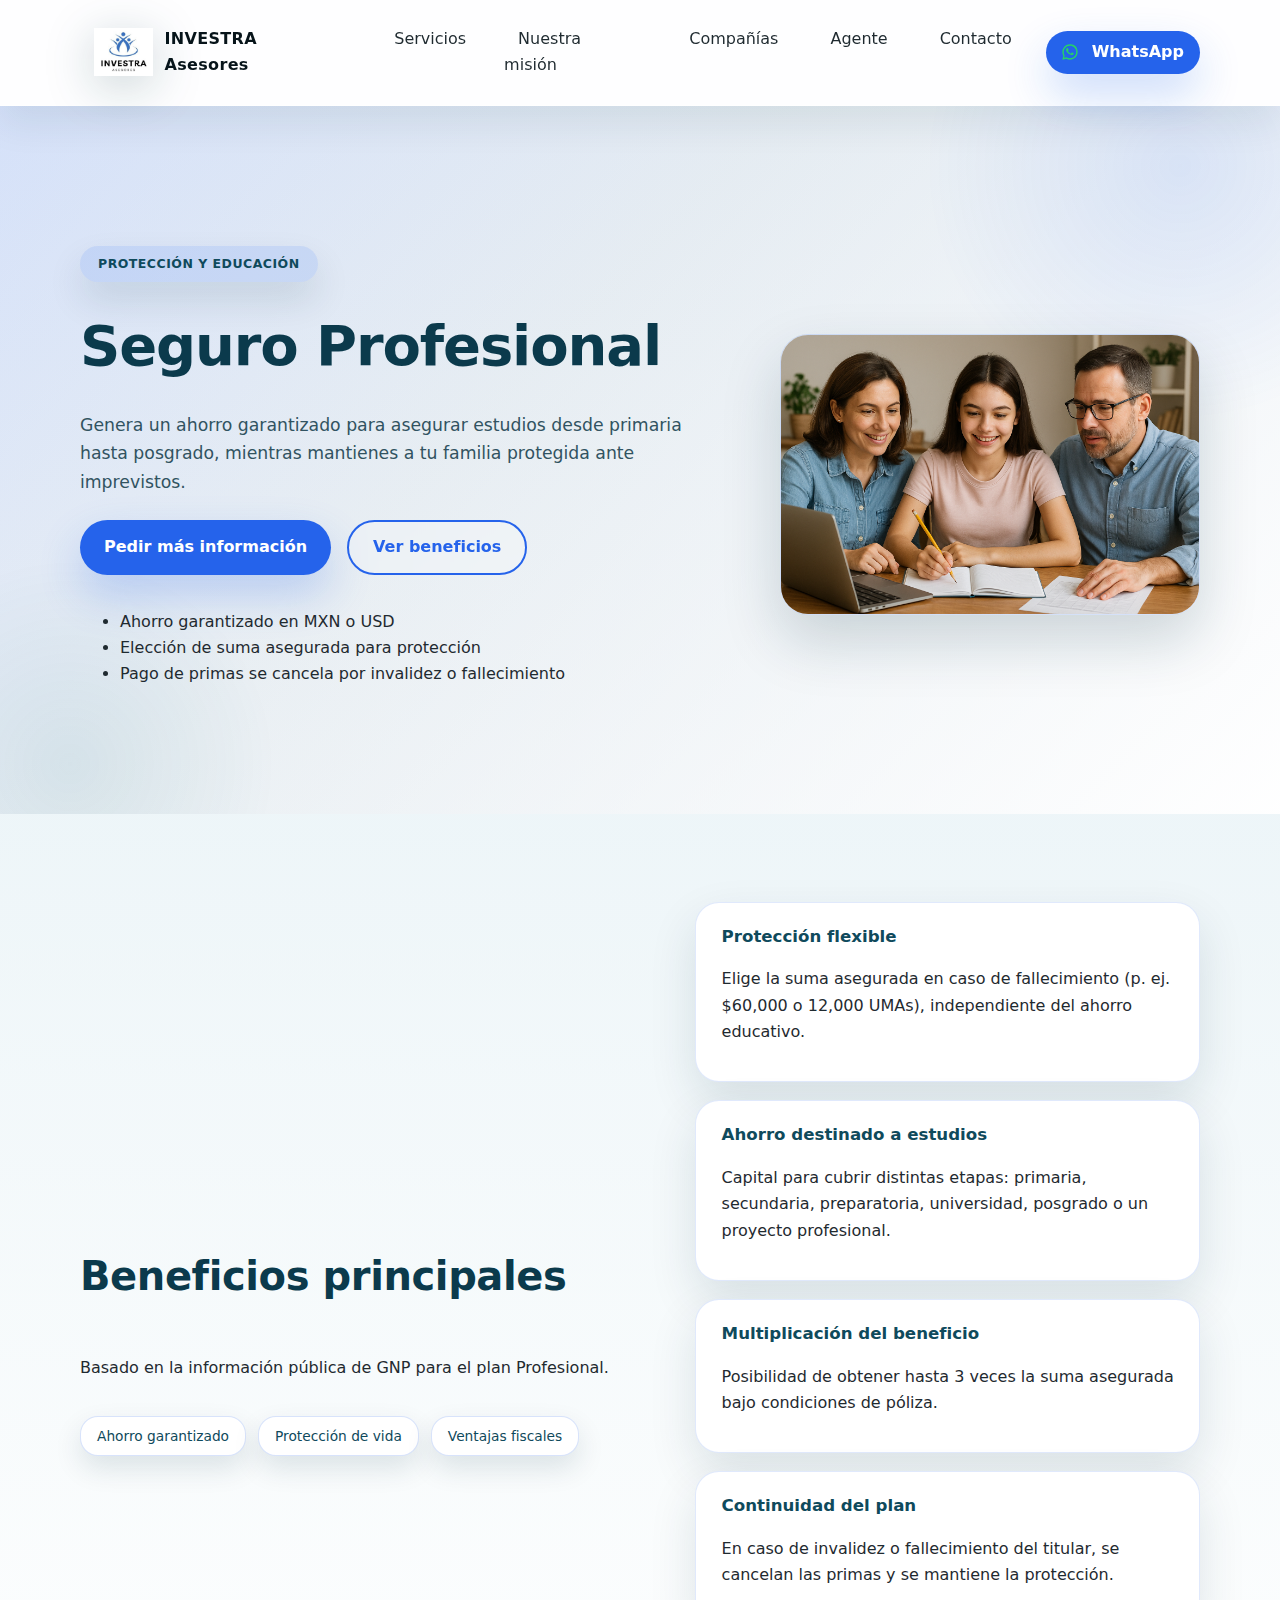
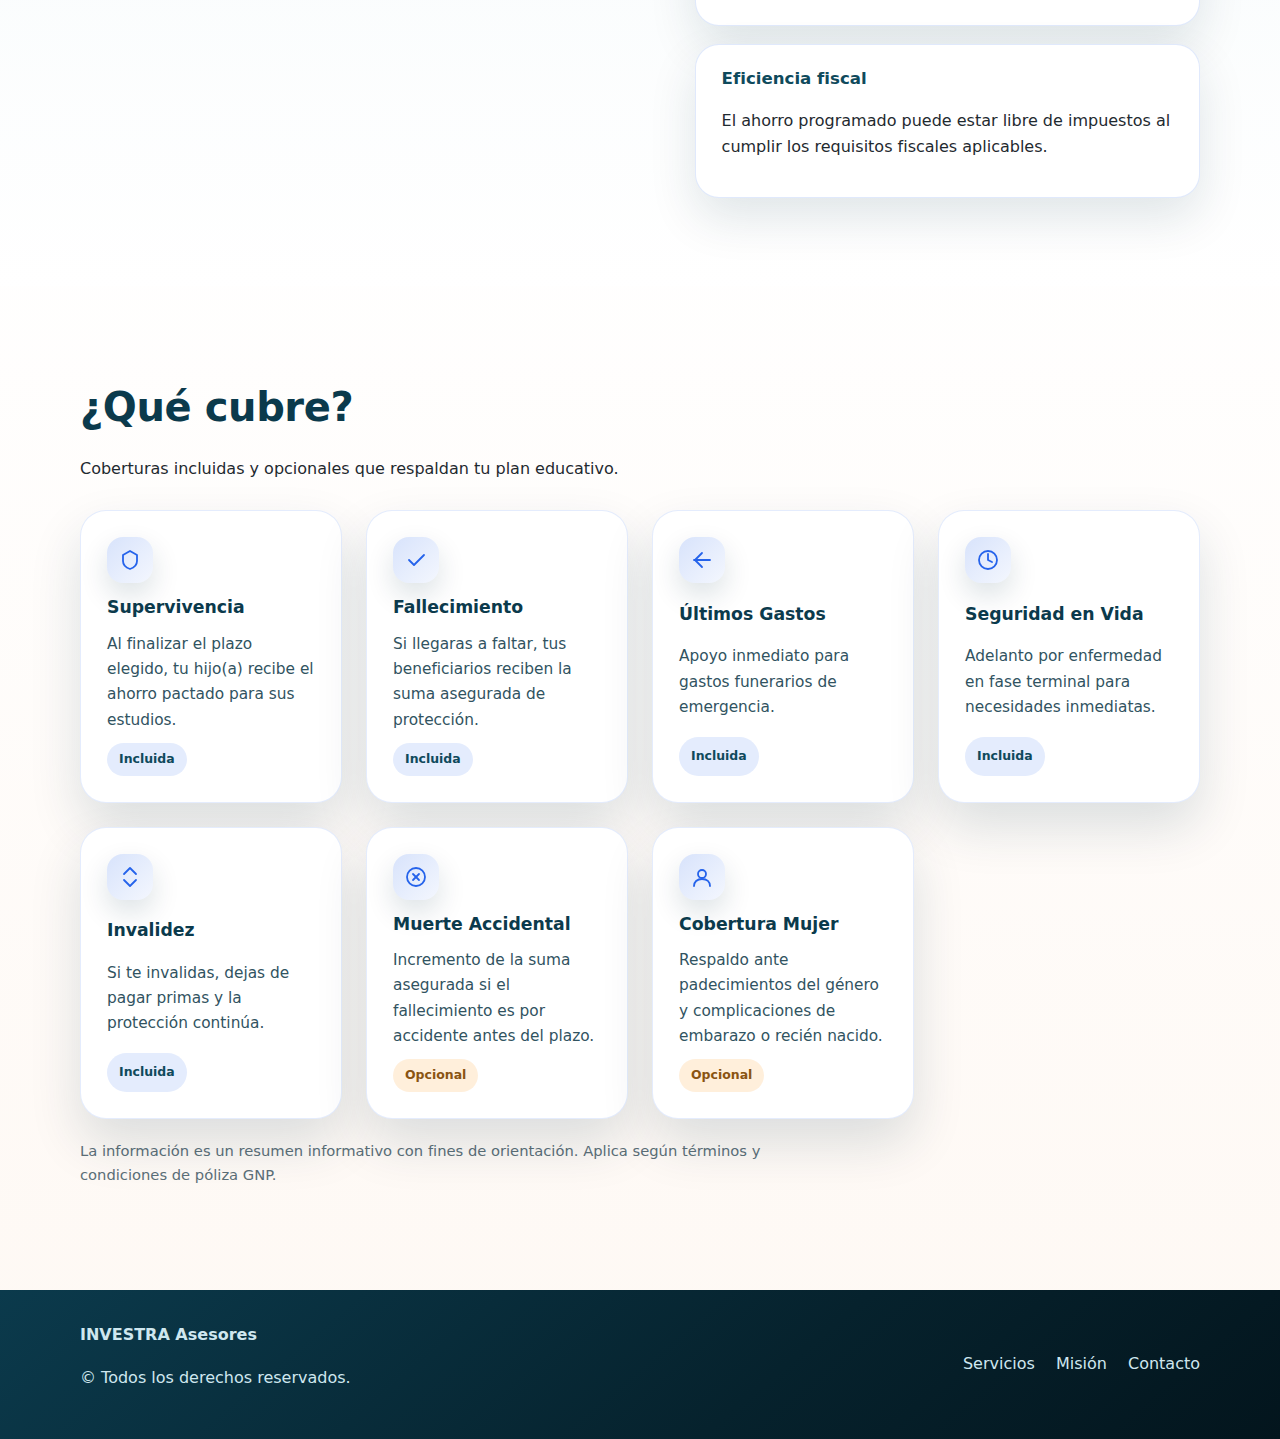
<file: educacion.html>
<!doctype html>
<html lang="es">
  <head>
    <meta charset="utf-8" />
    <meta name="viewport" content="width=device-width, initial-scale=1" />
    <title>INVESTRA | Seguro Profesional (Protección y Educación)</title>
    <meta name="description" content="Asegura la educación de tus hijos con un ahorro garantizado y protección de vida. Sumas aseguradas flexibles, coberturas por fallecimiento, invalidez y beneficios fiscales." />
    <link rel="stylesheet" href="style.css" />
    <link rel="icon" href="logo.jpg" type="image/png">
    <style>
      body{background:linear-gradient(180deg,#f1f5fb 0%,#ffffff 58%,#fef8f3 100%)}
      main{display:flex;flex-direction:column;gap:0}
      .hero-life{position:relative;overflow:hidden;padding:140px 0 110px;background:linear-gradient(135deg,rgba(37,99,235,.14) 0%,rgba(15,74,92,.06) 40%,rgba(255,255,255,.94) 100%)}
      .hero-life::before,.hero-life::after{content:"";position:absolute;border-radius:50%;filter:blur(0.6px);opacity:.5;animation:float-slow 18s ease-in-out infinite}
      .hero-life::before{width:520px;height:520px;background:radial-gradient(circle at center,rgba(37,99,235,.22) 0%,rgba(37,99,235,0) 70%);top:-200px;right:-160px}
      .hero-life::after{width:420px;height:420px;background:radial-gradient(circle at center,rgba(22,108,125,.18) 0%,rgba(22,108,125,0) 70%);bottom:-160px;left:-140px;animation-delay:-6s}
      .hero-life__grid{position:relative;z-index:1;display:grid;grid-template-columns:minmax(0,1fr) minmax(0,420px);gap:48px;align-items:center}
      .hero-life__copy{display:grid;gap:18px}
      .hero-pill{display:inline-flex;align-items:center;gap:8px;width:max-content;padding:8px 18px;border-radius:999px;background:rgba(37,99,235,.12);color:var(--teal-800);font-weight:600;letter-spacing:.04em;text-transform:uppercase;font-size:.78rem;box-shadow:0 18px 36px rgba(9,51,68,.12)}
      .hero-life__copy h1{margin:0;font-size:clamp(34px,4.8vw,56px);color:var(--teal-900);letter-spacing:-.02em}
      .hero-life__subtitle{margin:0;color:#315361;font-size:1.08rem;max-width:620px}
      .hero-life__cta{display:flex;gap:16px;flex-wrap:wrap;margin-top:6px}
      .hero-life__cta .cta.ghost{backdrop-filter:blur(6px)}
      .hero-edu-img{display:grid;place-items:center}
      .hero-edu-img img{width:100%;max-width:420px;border-radius:28px;border:1px solid rgba(37,99,235,.16);box-shadow:0 26px 58px rgba(9,51,68,.18)}
      .section{position:relative;padding:88px 0}
      .section::before{content:"";position:absolute;inset:18px 0;border-radius:40px;background:linear-gradient(135deg,rgba(37,99,235,.05),rgba(15,74,92,.02));opacity:0;transition:opacity .45s ease;z-index:-1}
      .section:hover::before{opacity:1}
      .section--highlight{background:linear-gradient(180deg,rgba(232,243,246,.65) 0%,rgba(255,255,255,.92) 100%)}
      .feature-duo{display:grid;grid-template-columns:minmax(0,1.05fr) minmax(0,0.95fr);gap:56px;align-items:center}
      .feature-duo__copy{display:grid;gap:18px}
      .feature-duo__badges{display:flex;flex-wrap:wrap;gap:12px}
      .feature-duo__badges span{padding:8px 16px;border-radius:18px;background:#fff;border:1px solid rgba(37,99,235,.18);box-shadow:0 12px 28px rgba(9,51,68,.12);font-size:.86rem;font-weight:500;color:var(--teal-800)}
      .feature-duo__list{list-style:none;margin:0;padding:0;display:grid;gap:18px}
      .feature-duo__list li{position:relative;padding:20px 22px 20px 26px;border-radius:24px;background:#fff;border:1px solid rgba(37,99,235,.14);box-shadow:0 20px 48px rgba(9,51,68,.12)}
      .feature-duo__list strong{display:block;font-size:1.04rem;color:var(--teal-800);margin-bottom:6px}
      .life-coverage-grid{display:grid;grid-template-columns:repeat(auto-fit,minmax(240px,1fr));gap:24px;margin-top:28px}
      .life-coverage-card{position:relative;display:grid;gap:10px;padding:26px;border-radius:26px;background:#fff;border:1px solid rgba(37,99,235,.12);box-shadow:0 24px 52px rgba(9,51,68,.14)}
      .life-coverage-icon{width:46px;height:46px;border-radius:16px;background:linear-gradient(135deg,rgba(37,99,235,.18),rgba(37,99,235,.05));display:grid;place-items:center;color:var(--orange-500);box-shadow:0 12px 28px rgba(9,51,68,.14)}
      .life-coverage-card h3{margin:0;color:var(--teal-900);font-size:1.08rem}
      .life-coverage-card p{margin:0;color:#315361;font-size:.96rem}
      .life-coverage-tag{display:inline-flex;align-items:center;gap:6px;width:max-content;padding:6px 12px;border-radius:999px;background:rgba(37,99,235,.12);color:var(--teal-800);font-size:.78rem;font-weight:600}
      .life-coverage-tag--optional{background:rgba(255,143,0,.14);color:#8a5412}
      .life-note{margin-top:20px;font-size:.92rem;color:var(--muted);max-width:720px}
      @media (max-width: 860px){
        .hero-life__grid{grid-template-columns:1fr}
      }
    </style>
  </head>
  <body>
    <header class="site-header">
      <div class="container header-inner">
        <a class="brand" href="index.html#inicio" aria-label="Investra Asesores">
          <img class="brand-logo-img" src="logo.jpg" alt="Logotipo de INVESTRA Asesores" />
          <span class="brand-name">INVESTRA Asesores</span>
        </a>
        <nav class="nav" aria-label="Principal">
          <button class="nav-toggle" aria-expanded="false" aria-controls="menu">&#9776;</button>
          <ul id="menu" class="menu">
            <li><a href="index.html#servicios">Servicios</a></li>
            <li><a href="index.html#mision">Nuestra misión</a></li>
            <li><a href="index.html#companias">Compañías</a></li>
            <li><a href="index.html#agente">Agente</a></li>
            <li><a href="index.html#contacto">Contacto</a></li>
          </ul>
        </nav>
        <a class="cta cta-small" id="whatsapp-top" href="https://wa.me/528147301627?text=Hola%20me%20gustar%C3%ADa%20una%20cotizaci%C3%B3n" target="_blank" rel="noopener" aria-label="Cotizar por WhatsApp">
          <svg class="icon" viewBox="0 0 24 24" xmlns="http://www.w3.org/2000/svg" aria-hidden="true">
            <path fill="#25D366" d="M20.52 3.48A11.44 11.44 0 0 0 12 .5C5.65.5.5 5.65.5 12c0 2 .52 3.92 1.52 5.63L.5 23.5l6-1.56A11.43 11.43 0 0 0 12 23.5C18.35 23.5 23.5 18.35 23.5 12c0-3.06-1.19-5.94-2.98-8.52ZM12 21.3c-1.78 0-3.5-.47-5.02-1.36l-.36-.21-3.55.92.95-3.44-.22-.36A9.29 9.29 0 0 1 2.7 12C2.7 6.87 6.87 2.7 12 2.7c2.48 0 4.82.97 6.57 2.72A9.25 9.25 0 0 1 21.3 12c0 5.13-4.17 9.3-9.3 9.3Zm5.06-7.48c-.28-.16-1.66-.88-1.92-.98-.26-.1-.44-.16-.63.16-.18.3-.73.98-.9 1.18-.17.2-.32.22-.6.07-.28-.16-1.2-.44-2.28-1.4-.84-.75-1.41-1.68-1.58-1.98-.17-.3-.02-.44.13-.6.13-.13.3-.34.43-.5.15-.17.2-.29.29-.49.09-.2.05-.36-.03-.5-.08-.15-.64-1.56-.88-2.13-.23-.56-.47-.46-.64-.47l-.56-.01c-.19 0-.48.07-.73.36-.25.28-.96.95-.96 2.31s.99 2.69 1.13 2.88c.15.2 1.96 3 4.74 4.21.66.29 1.17.46 1.57.59.66.21 1.26.18 1.73.11.52-.08 1.68-.7 1.92-1.38.24-.68.24-1.25.17-1.38-.08-.13-.3-.22-.59-.37Z"/>
          </svg>
          WhatsApp
        </a>
      </div>
    </header>

    <main>
      <section class="hero-life">
        <div class="container hero-life__grid">
          <div class="hero-life__copy">
            <span class="hero-pill">Protección y educación</span>
            <h1>Seguro Profesional</h1>
            <p class="hero-life__subtitle">Genera un ahorro garantizado para asegurar estudios desde primaria hasta posgrado, mientras mantienes a tu familia protegida ante imprevistos.</p>
            <div class="hero-life__cta">
              <a class="cta" href="https://wa.me/528147301627?text=quisiera%20saber%20mas%20informacion%20acerca%20de%20Seguro%20Profesional%20(Protecci%C3%B3n%20y%20Educaci%C3%B3n)" target="_blank" rel="noopener">Pedir más información</a>
              <a class="cta ghost" href="#beneficios">Ver beneficios</a>
            </div>
            <ul class="hero-life__highlights">
              <li>Ahorro garantizado en MXN o USD</li>
              <li>Elección de suma asegurada para protección</li>
              <li>Pago de primas se cancela por invalidez o fallecimiento</li>
            </ul>
          </div>
          <div class="hero-edu-img">
            <img src="educacion.png" alt="Familia planificando estudios" loading="lazy" />
          </div>
        </div>
      </section>

      <section class="section section--highlight" id="beneficios">
        <div class="container feature-duo">
          <div class="feature-duo__copy">
            <h2>Beneficios principales</h2>
            <p class="lead">Basado en la información pública de GNP para el plan Profesional.</p>
            <div class="feature-duo__badges">
              <span>Ahorro garantizado</span>
              <span>Protección de vida</span>
              <span>Ventajas fiscales</span>
            </div>
          </div>
          <ul class="feature-duo__list">
            <li>
              <strong>Protección flexible</strong>
              <p>Elige la suma asegurada en caso de fallecimiento (p. ej. $60,000 o 12,000&nbsp;UMAs), independiente del ahorro educativo.</p>
            </li>
            <li>
              <strong>Ahorro destinado a estudios</strong>
              <p>Capital para cubrir distintas etapas: primaria, secundaria, preparatoria, universidad, posgrado o un proyecto profesional.</p>
            </li>
            <li>
              <strong>Multiplicación del beneficio</strong>
              <p>Posibilidad de obtener hasta 3 veces la suma asegurada bajo condiciones de póliza.</p>
            </li>
            <li>
              <strong>Continuidad del plan</strong>
              <p>En caso de invalidez o fallecimiento del titular, se cancelan las primas y se mantiene la protección.</p>
            </li>
            <li>
              <strong>Eficiencia fiscal</strong>
              <p>El ahorro programado puede estar libre de impuestos al cumplir los requisitos fiscales aplicables.</p>
            </li>
          </ul>
        </div>
      </section>

      <section class="section" id="coberturas">
        <div class="container">
          <h2>¿Qué cubre?</h2>
          <p class="lead">Coberturas incluidas y opcionales que respaldan tu plan educativo.</p>
          <div class="life-coverage-grid">
            <article class="life-coverage-card">
              <span class="life-coverage-icon" aria-hidden="true">
                <svg width="24" height="24" viewBox="0 0 24 24" fill="none" stroke="currentColor" stroke-width="1.8" stroke-linecap="round" stroke-linejoin="round">
                  <path d="M12 3l7 4v6c0 5-4 7-7 8-3-1-7-3-7-8V7z"></path>
                </svg>
              </span>
              <h3>Supervivencia</h3>
              <p>Al finalizar el plazo elegido, tu hijo(a) recibe el ahorro pactado para sus estudios.</p>
              <span class="life-coverage-tag">Incluida</span>
            </article>
            <article class="life-coverage-card">
              <span class="life-coverage-icon" aria-hidden="true">
                <svg width="24" height="24" viewBox="0 0 24 24" fill="none" stroke="currentColor" stroke-width="1.8" stroke-linecap="round" stroke-linejoin="round">
                  <path d="M5 12l5 5L20 7"></path>
                </svg>
              </span>
              <h3>Fallecimiento</h3>
              <p>Si llegaras a faltar, tus beneficiarios reciben la suma asegurada de protección.</p>
              <span class="life-coverage-tag">Incluida</span>
            </article>
            <article class="life-coverage-card">
              <span class="life-coverage-icon" aria-hidden="true">
                <svg width="24" height="24" viewBox="0 0 24 24" fill="none" stroke="currentColor" stroke-width="1.8" stroke-linecap="round" stroke-linejoin="round">
                  <path d="M4 12h16"></path>
                  <path d="M12 5L5 12l7 7"></path>
                </svg>
              </span>
              <h3>Últimos Gastos</h3>
              <p>Apoyo inmediato para gastos funerarios de emergencia.</p>
              <span class="life-coverage-tag">Incluida</span>
            </article>
            <article class="life-coverage-card">
              <span class="life-coverage-icon" aria-hidden="true">
                <svg width="24" height="24" viewBox="0 0 24 24" fill="none" stroke="currentColor" stroke-width="1.8" stroke-linecap="round" stroke-linejoin="round">
                  <path d="M12 6v6l4 2"></path>
                  <circle cx="12" cy="12" r="9"></circle>
                </svg>
              </span>
              <h3>Seguridad en Vida</h3>
              <p>Adelanto por enfermedad en fase terminal para necesidades inmediatas.</p>
              <span class="life-coverage-tag">Incluida</span>
            </article>
            <article class="life-coverage-card">
              <span class="life-coverage-icon" aria-hidden="true">
                <svg width="24" height="24" viewBox="0 0 24 24" fill="none" stroke="currentColor" stroke-width="1.8" stroke-linecap="round" stroke-linejoin="round">
                  <path d="M6 9l6-6 6 6"></path>
                  <path d="M6 15l6 6 6-6"></path>
                </svg>
              </span>
              <h3>Invalidez</h3>
              <p>Si te invalidas, dejas de pagar primas y la protección continúa.</p>
              <span class="life-coverage-tag">Incluida</span>
            </article>
            <article class="life-coverage-card">
              <span class="life-coverage-icon" aria-hidden="true">
                <svg width="24" height="24" viewBox="0 0 24 24" fill="none" stroke="currentColor" stroke-width="1.8" stroke-linecap="round" stroke-linejoin="round">
                  <path d="M9 9l6 6"></path>
                  <path d="M15 9l-6 6"></path>
                  <circle cx="12" cy="12" r="9"></circle>
                </svg>
              </span>
              <h3>Muerte Accidental</h3>
              <p>Incremento de la suma asegurada si el fallecimiento es por accidente antes del plazo.</p>
              <span class="life-coverage-tag life-coverage-tag--optional">Opcional</span>
            </article>
            <article class="life-coverage-card">
              <span class="life-coverage-icon" aria-hidden="true">
                <svg width="24" height="24" viewBox="0 0 24 24" fill="none" stroke="currentColor" stroke-width="1.8" stroke-linecap="round" stroke-linejoin="round">
                  <path d="M20 21c0-4-3-7-8-7s-8 3-8 7"></path>
                  <circle cx="12" cy="9" r="4"></circle>
                </svg>
              </span>
              <h3>Cobertura Mujer</h3>
              <p>Respaldo ante padecimientos del género y complicaciones de embarazo o recién nacido.</p>
              <span class="life-coverage-tag life-coverage-tag--optional">Opcional</span>
            </article>
          </div>
          <p class="life-note">La información es un resumen informativo con fines de orientación. Aplica según términos y condiciones de póliza GNP.</p>
        </div>
      </section>
    </main>

    <footer class="site-footer">
      <div class="container footer-inner">
        <div>
          <strong>INVESTRA Asesores</strong>
          <p>&copy; <span id="year"></span> Todos los derechos reservados.</p>
        </div>
        <div class="footer-links">
          <a href="index.html#servicios">Servicios</a>
          <a href="index.html#mision">Misión</a>
          <a href="index.html#contacto">Contacto</a>
        </div>
      </div>
    </footer>

    <script src="script.js"></script>
  </body>
</html>
</file>
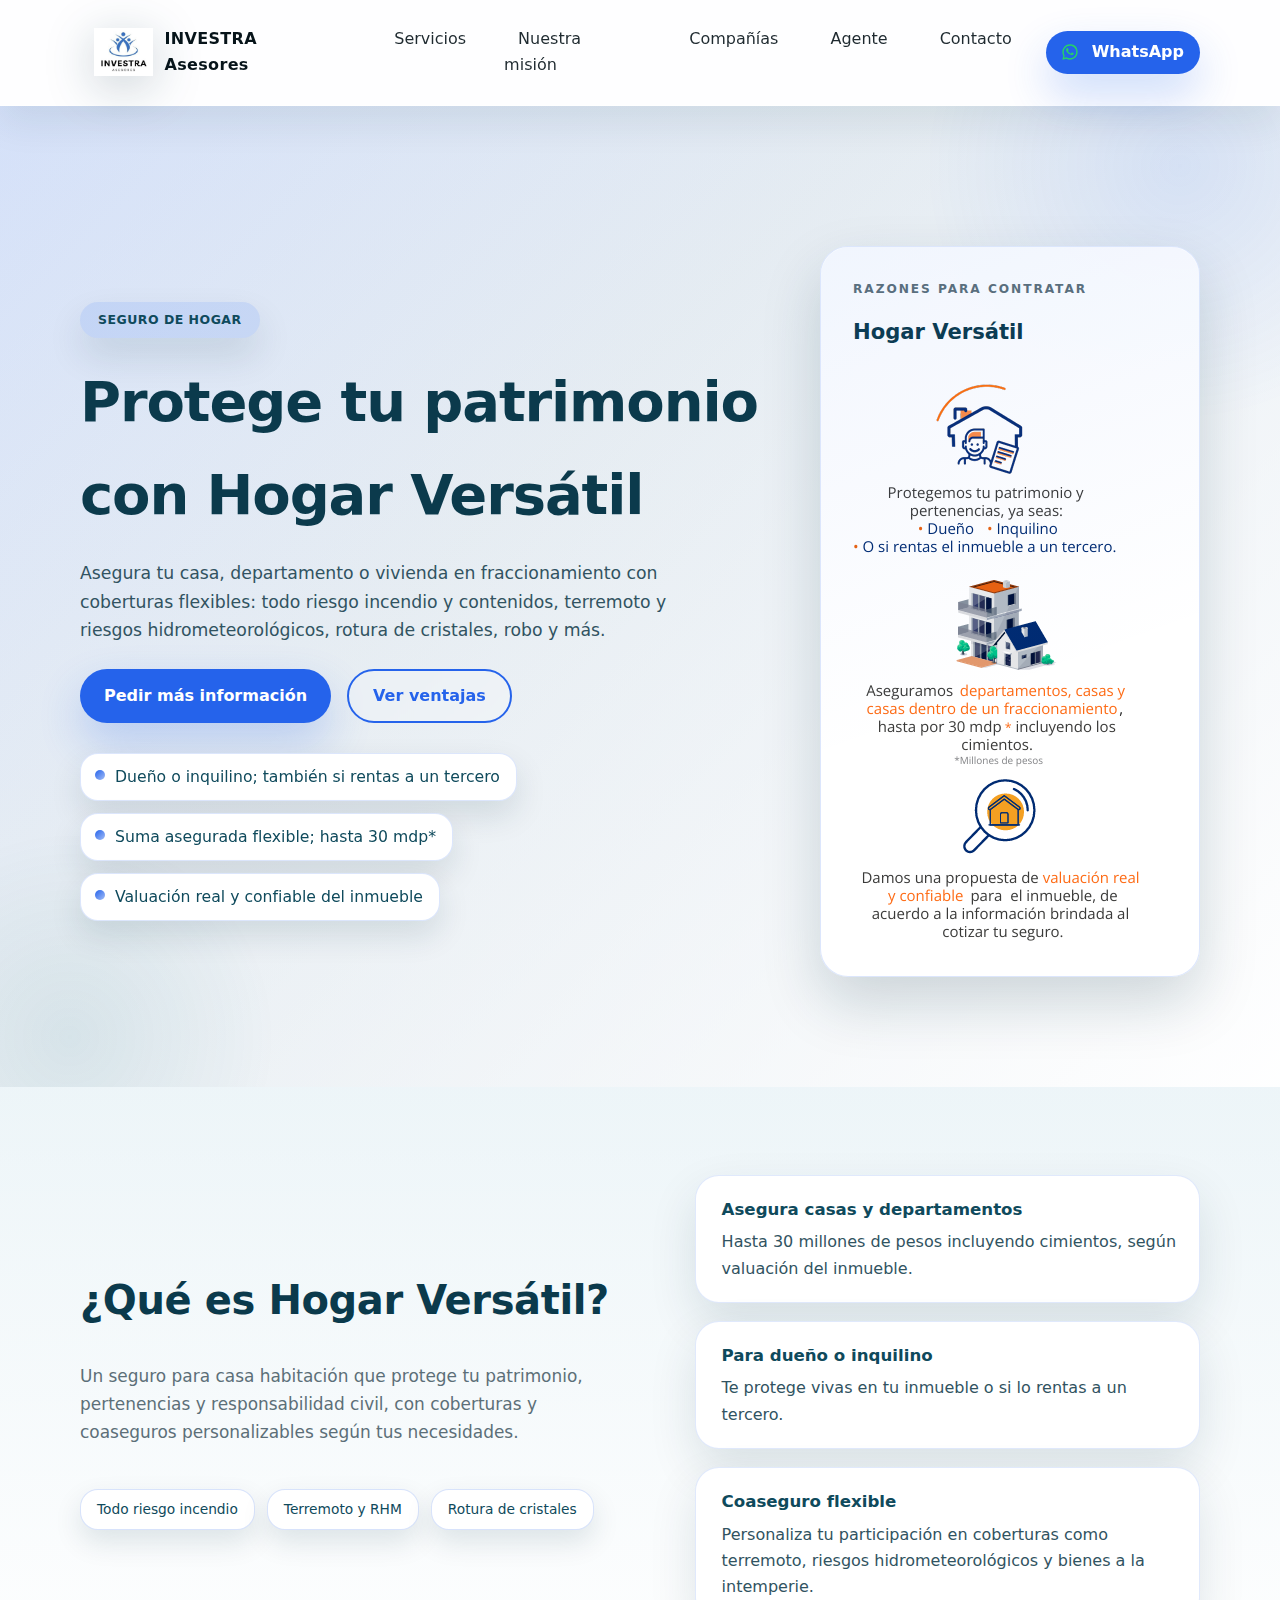
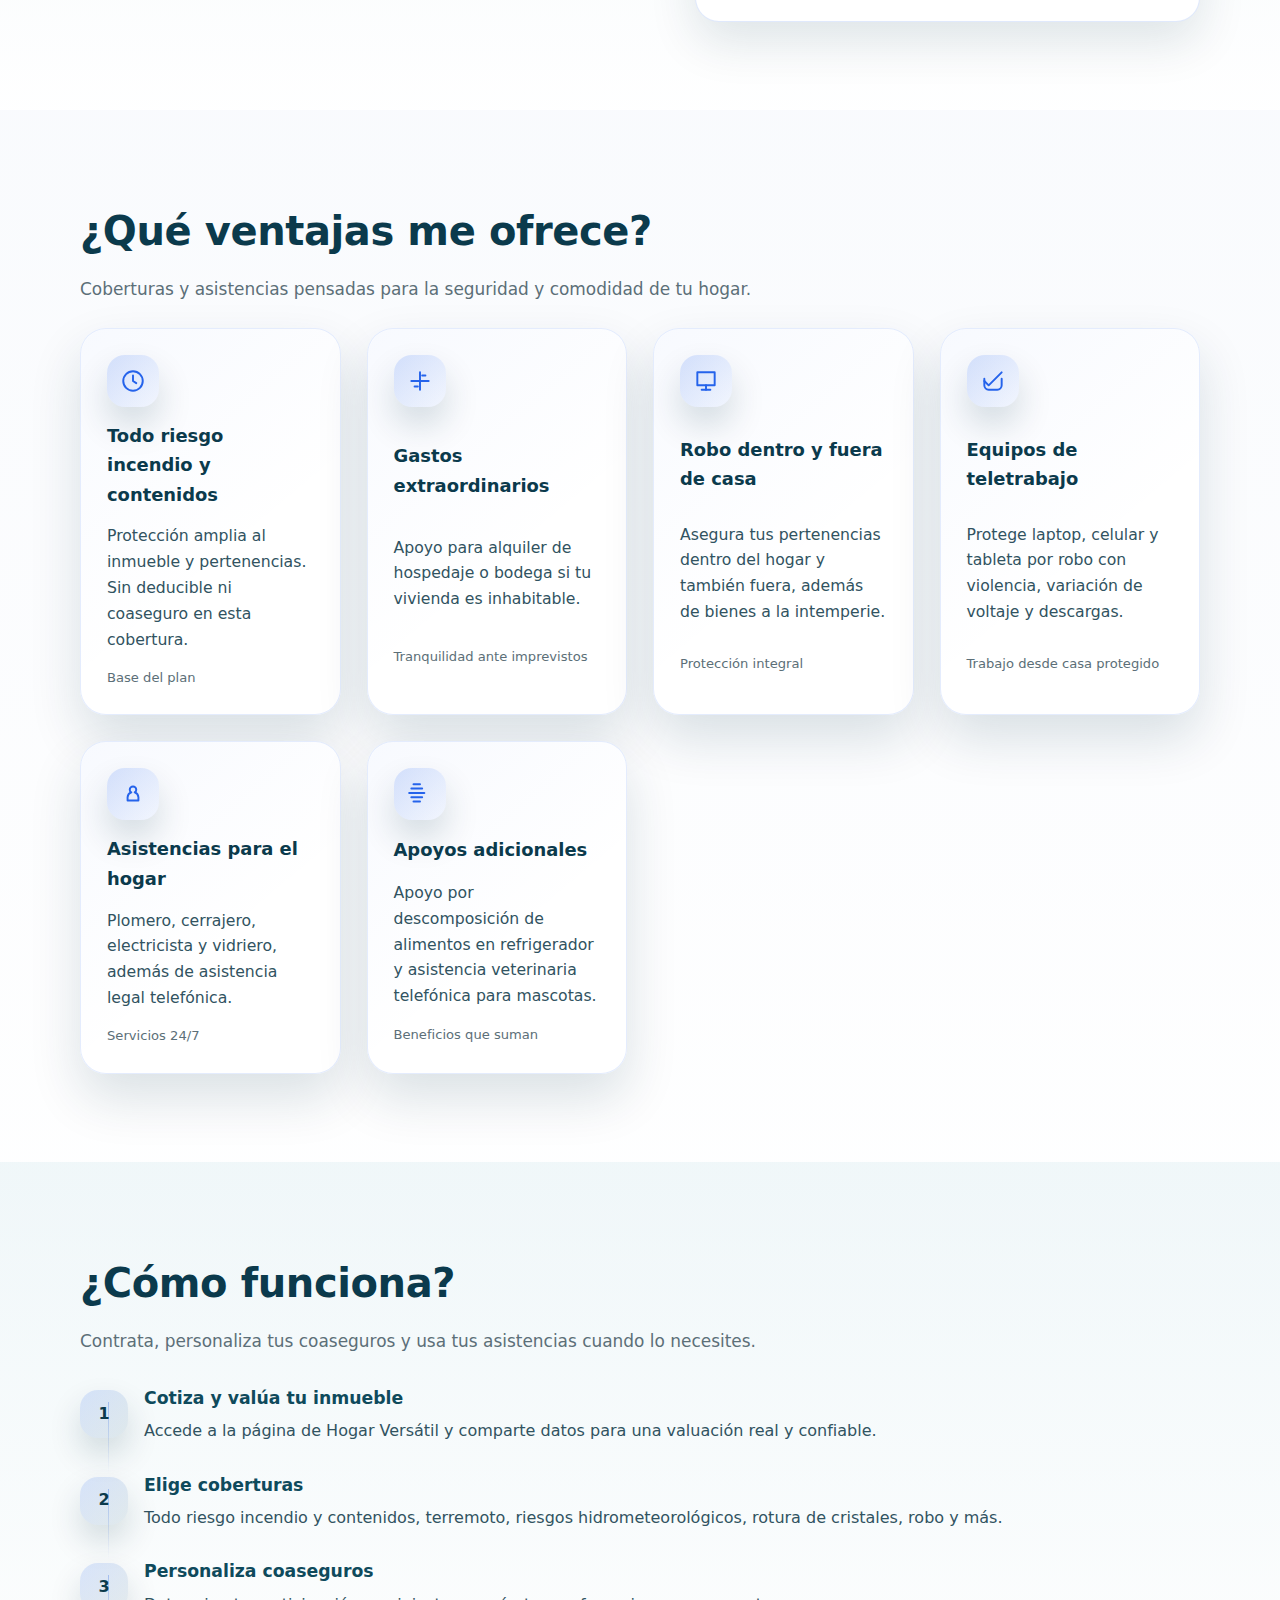
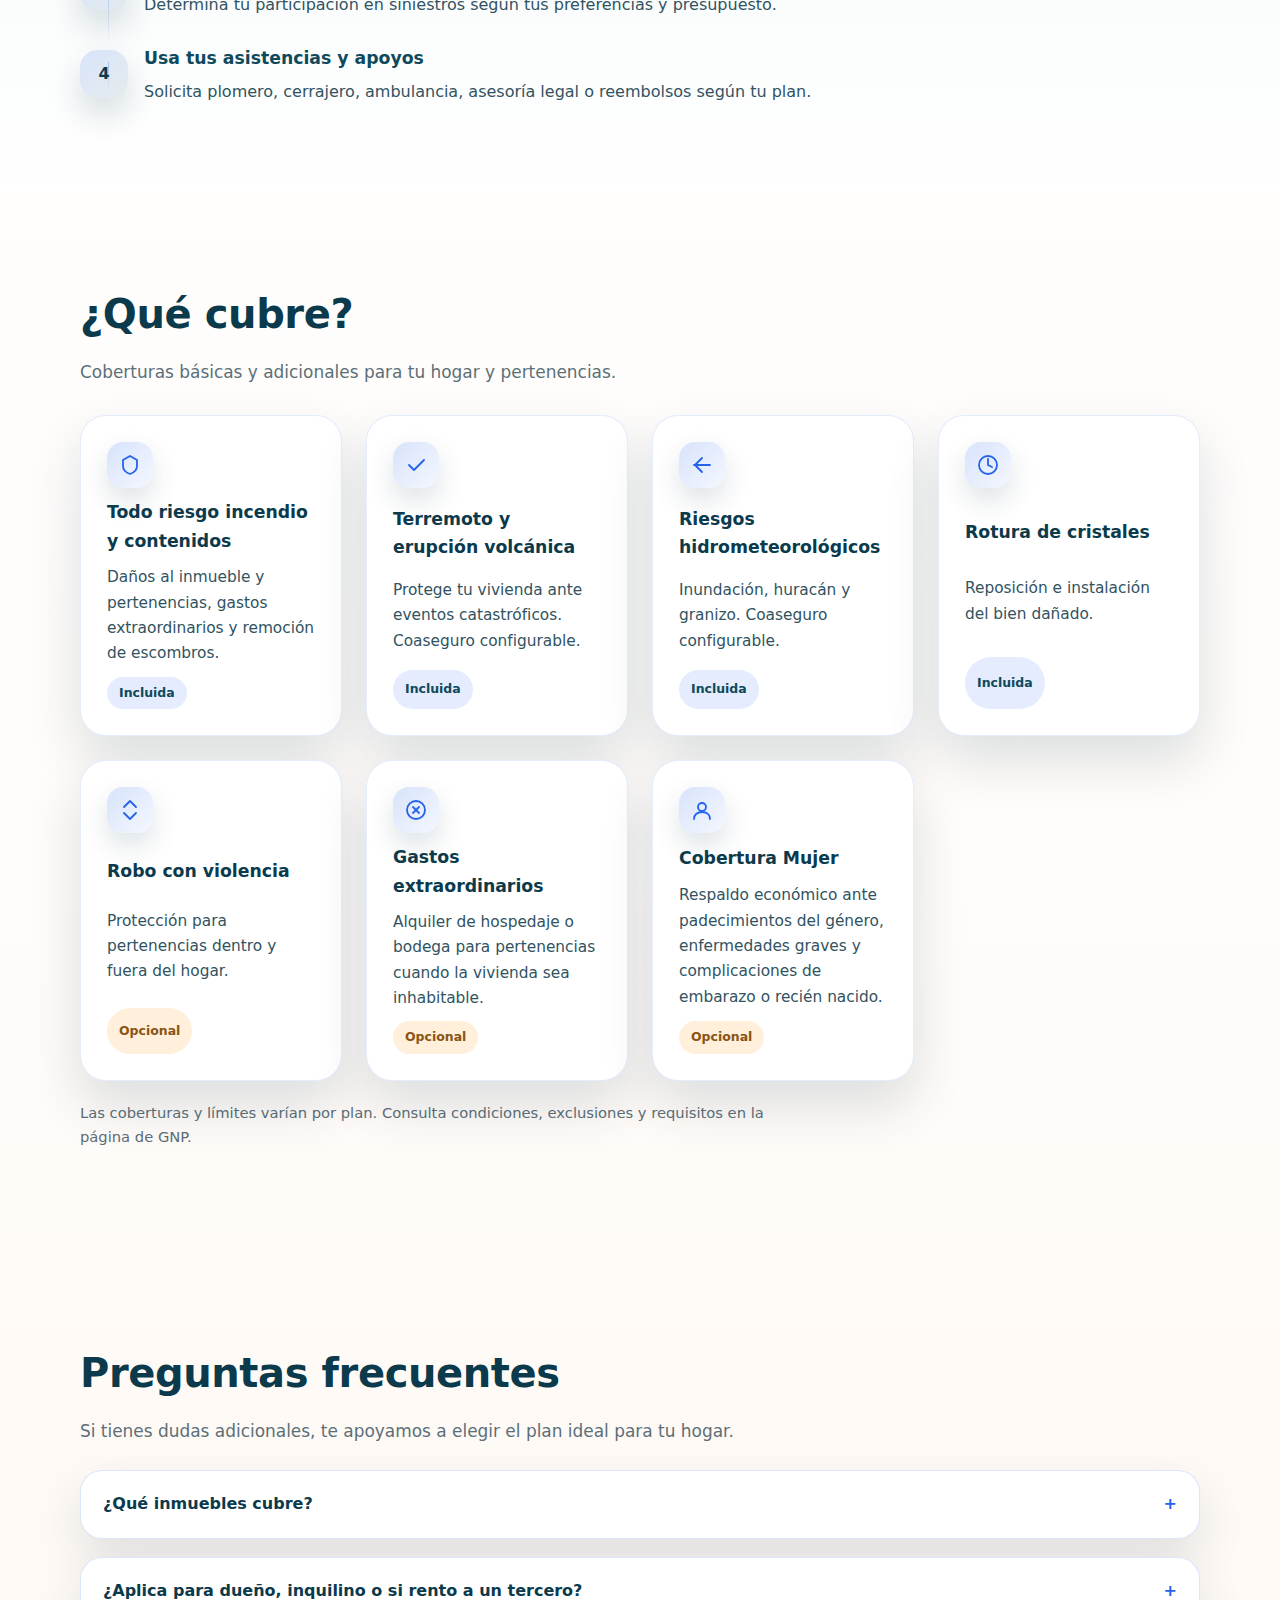
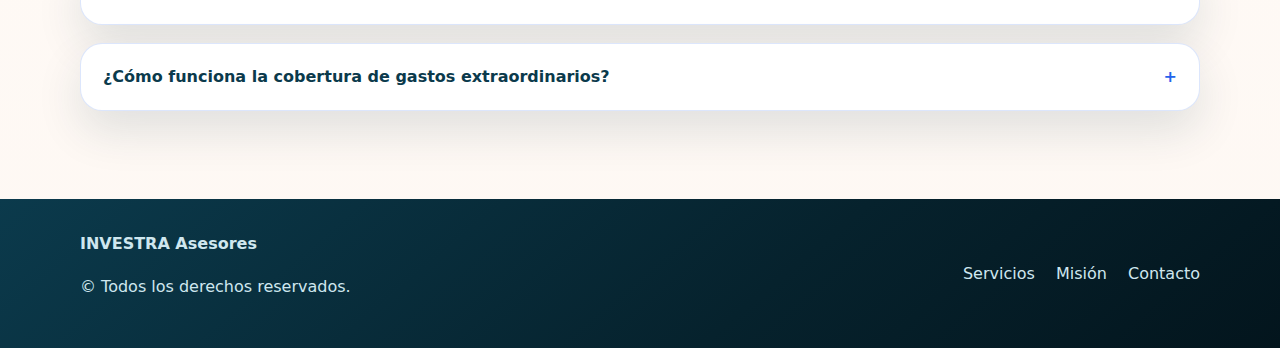
<file: hogar.html>
<!doctype html>
<html lang="es">
  <head>
    <meta charset="utf-8" />
    <meta name="viewport" content="width=device-width, initial-scale=1" />
    <title>Hogar Vers&aacute;til | Seguro de Casa Habitaci&oacute;n</title>
    <link rel="stylesheet" href="style.css" />
    <link rel="icon" href="logo.jpg" type="image/png">
    <style>
      body{background:linear-gradient(180deg,#f1f5fb 0%,#ffffff 58%,#fef8f3 100%)}
      main{display:flex;flex-direction:column;gap:0}
      .hero-life{position:relative;overflow:hidden;padding:140px 0 110px;background:linear-gradient(135deg,rgba(37,99,235,.14) 0%,rgba(15,74,92,.06) 40%,rgba(255,255,255,.94) 100%)}
      .hero-life::before,.hero-life::after{content:"";position:absolute;border-radius:50%;filter:blur(0.6px);opacity:.5;animation:float-slow 18s ease-in-out infinite}
      .hero-life::before{width:520px;height:520px;background:radial-gradient(circle at center,rgba(37,99,235,.22) 0%,rgba(37,99,235,0) 70%);top:-200px;right:-160px}
      .hero-life::after{width:420px;height:420px;background:radial-gradient(circle at center,rgba(22,108,125,.18) 0%,rgba(22,108,125,0) 70%);bottom:-160px;left:-140px;animation-delay:-6s}
      .hero-life__grid{position:relative;z-index:1;display:grid;grid-template-columns:minmax(0,1fr) minmax(0,380px);gap:48px;align-items:center}
      .hero-life__copy{display:grid;gap:18px}
      .hero-pill{display:inline-flex;align-items:center;gap:8px;width:max-content;padding:8px 18px;border-radius:999px;background:rgba(37,99,235,.12);color:var(--teal-800);font-weight:600;letter-spacing:.04em;text-transform:uppercase;font-size:.78rem;box-shadow:0 18px 36px rgba(9,51,68,.12)}
      .hero-life__copy h1{margin:0;font-size:clamp(36px,5vw,56px);color:var(--teal-900);letter-spacing:-.02em}
      .hero-life__subtitle{margin:0;color:#315361;font-size:1.08rem;max-width:620px}
      .hero-life__cta{display:flex;gap:16px;flex-wrap:wrap;margin-top:6px}
      .hero-life__cta .cta.ghost{backdrop-filter:blur(6px)}
      .hero-life__highlights{display:flex;flex-wrap:wrap;gap:12px;margin:12px 0 0 0;padding:0;list-style:none}
      .hero-life__highlights li{position:relative;padding:10px 16px 10px 34px;background:#fff;border-radius:18px;border:1px solid rgba(37,99,235,.16);box-shadow:0 14px 32px rgba(9,51,68,.12);font-size:.98rem;color:var(--teal-800);min-height:44px}
      .hero-life__highlights li::before{content:"";position:absolute;left:14px;top:16px;width:10px;height:10px;border-radius:50%;background:linear-gradient(135deg,var(--orange-500),rgba(37,99,235,.42))}
      .life-snapshot{position:relative;display:grid;gap:16px;padding:32px;border-radius:28px;border:1px solid rgba(37,99,235,.16);background:rgba(255,255,255,.96);box-shadow:0 26px 58px rgba(9,51,68,.18);overflow:hidden}
      .life-snapshot::after{content:"";position:absolute;inset:0;border-radius:inherit;background:linear-gradient(160deg,rgba(37,99,235,.22),rgba(255,255,255,0) 60%);opacity:.28;pointer-events:none}
      .life-snapshot__eyebrow{font-size:.76rem;letter-spacing:.16em;text-transform:uppercase;color:var(--muted);font-weight:600}
      .life-snapshot__title{margin:0;font-size:1.32rem;color:var(--teal-900)}
      .life-snapshot p{margin:0;color:#315361}
      .life-meter{position:relative;height:9px;border-radius:999px;background:rgba(37,99,235,.12);overflow:hidden}
      .life-meter span{display:block;height:100%;border-radius:inherit;background:linear-gradient(90deg,var(--orange-500) 0%,rgba(37,99,235,.9) 100%);box-shadow:0 10px 24px rgba(37,99,235,.28)}
      .life-metrics{display:flex;gap:18px;justify-content:space-between;flex-wrap:wrap}
      .life-metrics div{display:grid;gap:4px;min-width:140px}
      .life-metrics strong{font-size:1.48rem;color:var(--teal-900)}
      .life-metrics small{color:var(--muted)}
      .life-snapshot__footnote{font-size:.78rem;color:var(--muted)}
      .section{position:relative;padding:88px 0}
      .section::before{content:"";position:absolute;inset:18px 0;border-radius:40px;background:linear-gradient(135deg,rgba(37,99,235,.05),rgba(15,74,92,.02));opacity:0;transition:opacity .45s ease;z-index:-1}
      .section:hover::before{opacity:1}
      .section--highlight{background:linear-gradient(180deg,rgba(232,243,246,.65) 0%,rgba(255,255,255,.92) 100%)}
      .section h2{margin:0;font-size:clamp(30px,3.4vw,40px);color:var(--teal-900);letter-spacing:-.01em}
      .section .lead{margin:12px 0 24px 0;color:var(--muted);font-size:1.06rem;max-width:820px}
      .feature-duo{display:grid;grid-template-columns:minmax(0,1.05fr) minmax(0,0.95fr);gap:56px;align-items:center}
      .feature-duo__copy{display:grid;gap:18px}
      .feature-duo__badges{display:flex;flex-wrap:wrap;gap:12px}
      .feature-duo__badges span{padding:8px 16px;border-radius:18px;background:#fff;border:1px solid rgba(37,99,235,.18);box-shadow:0 12px 28px rgba(9,51,68,.12);font-size:.86rem;font-weight:500;color:var(--teal-800)}
      .feature-duo__list{list-style:none;margin:0;padding:0;display:grid;gap:18px}
      .feature-duo__list li{position:relative;padding:20px 22px 20px 26px;border-radius:24px;background:#fff;border:1px solid rgba(37,99,235,.14);box-shadow:0 20px 48px rgba(9,51,68,.12)}
      .feature-duo__list strong{display:block;font-size:1.04rem;color:var(--teal-800);margin-bottom:6px}
      .feature-duo__list p{margin:0;color:#315361}
      .life-benefits{display:grid;grid-template-columns:repeat(auto-fit,minmax(240px,1fr));gap:26px;margin-top:20px}
      .life-benefit-card{position:relative;display:grid;gap:14px;padding:26px;border-radius:26px;background:rgba(255,255,255,.96);border:1px solid rgba(37,99,235,.12);box-shadow:0 24px 52px rgba(9,51,68,.14);transition:transform .35s ease,box-shadow .35s ease,border-color .35s ease}
      .life-benefit-card::before{content:"";position:absolute;inset:0;border-radius:inherit;background:linear-gradient(140deg,rgba(37,99,235,.16),rgba(37,99,235,0) 60%);opacity:.22;transition:opacity .35s ease}
      .life-benefit-card:hover{transform:translateY(-10px);box-shadow:0 32px 64px rgba(9,51,68,.22);border-color:rgba(37,99,235,.28)}
      .life-benefit-card:hover::before{opacity:.32}
      .life-benefit-icon{position:relative;z-index:1;width:52px;height:52px;border-radius:18px;background:linear-gradient(135deg,rgba(37,99,235,.18),rgba(37,99,235,.04));display:grid;place-items:center;color:var(--orange-500);box-shadow:0 18px 34px rgba(9,51,68,.16)}
      .life-benefit-card h3{position:relative;z-index:1;margin:0;color:var(--teal-900);font-size:1.12rem}
      .life-benefit-card p{position:relative;z-index:1;margin:0;color:#315361;font-size:.98rem}
      .life-benefit-meta{position:relative;z-index:1;font-size:.82rem;color:var(--muted);font-weight:500}
      .life-timeline{margin-top:28px;display:grid;gap:26px}
      .life-timeline__item{position:relative;padding-left:64px}
      .life-timeline__item::before{content:"";position:absolute;left:28px;top:18px;bottom:-28px;width:1px;background:linear-gradient(180deg,rgba(37,99,235,.3),rgba(37,99,235,0))}
      .life-timeline__item:last-child::before{bottom:14px}
      .life-timeline__step{position:absolute;left:0;top:6px;width:48px;height:48px;border-radius:18px;background:linear-gradient(135deg,rgba(37,99,235,.16),rgba(15,74,92,.1));display:grid;place-items:center;color:var(--teal-900);font-weight:700;box-shadow:0 16px 32px rgba(9,51,68,.16)}
      .life-timeline__item h3{margin:0 0 6px 0;color:var(--teal-800);font-size:1.08rem}
      .life-timeline__item p{margin:0;color:#315361}
      .life-coverage-grid{display:grid;grid-template-columns:repeat(auto-fit,minmax(240px,1fr));gap:24px;margin-top:28px}
      .life-coverage-card{position:relative;display:grid;gap:10px;padding:26px;border-radius:26px;background:#fff;border:1px solid rgba(37,99,235,.12);box-shadow:0 24px 52px rgba(9,51,68,.14);transition:transform .3s ease,box-shadow .3s ease,border-color .3s ease}
      .life-coverage-card:hover{transform:translateY(-8px);box-shadow:0 28px 60px rgba(9,51,68,.2);border-color:rgba(37,99,235,.25)}
      .life-coverage-icon{width:46px;height:46px;border-radius:16px;background:linear-gradient(135deg,rgba(37,99,235,.18),rgba(37,99,235,.05));display:grid;place-items:center;color:var(--orange-500);box-shadow:0 12px 28px rgba(9,51,68,.14)}
      .life-coverage-card h3{margin:0;color:var(--teal-900);font-size:1.08rem}
      .life-coverage-card p{margin:0;color:#315361;font-size:.96rem}
      .life-coverage-tag{display:inline-flex;align-items:center;gap:6px;width:max-content;padding:6px 12px;border-radius:999px;background:rgba(37,99,235,.12);color:var(--teal-800);font-size:.78rem;font-weight:600}
      .life-coverage-tag--optional{background:rgba(255,143,0,.14);color:#8a5412}
      .life-note{margin-top:20px;font-size:.92rem;color:var(--muted);max-width:720px}
      .life-faq details{border:1px solid rgba(37,99,235,.16);border-radius:22px;padding:20px 22px;background:#fff;box-shadow:0 20px 46px rgba(9,51,68,.12);transition:border-color .3s ease,box-shadow .3s ease}
      .life-faq details[open]{border-color:rgba(37,99,235,.32);box-shadow:0 26px 60px rgba(9,51,68,.18)}
      .life-faq summary{cursor:pointer;font-weight:600;color:var(--teal-900);list-style:none;display:flex;align-items:center;justify-content:space-between;gap:18px}
      .life-faq summary::-webkit-details-marker{display:none}
      .life-faq summary::after{content:"+";font-weight:700;color:var(--orange-500);transition:transform .3s ease}
      .life-faq details[open] summary::after{transform:rotate(45deg)}
      .life-faq details p{margin:14px 0 0 0;color:#315361}
      @keyframes float-slow{0%,100%{transform:translate3d(0,0,0) scale(1)}50%{transform:translate3d(0,-26px,0) scale(1.06)}}
      @media (max-width: 1120px){
        .hero-life__grid{grid-template-columns:1fr;gap:38px}
        .life-snapshot{max-width:420px;justify-self:center}
      }
      @media (max-width: 960px){
        .feature-duo{grid-template-columns:1fr;gap:40px}
        .feature-duo__list li{padding:20px 22px}
        .life-timeline__item{padding-left:56px}
      }
      @media (max-width: 720px){
        .hero-life{padding:120px 0 90px}
        .hero-life__cta{justify-content:center}
        .life-snapshot{padding:28px}
        .section{padding:72px 0}
      }
      @media (max-width: 640px){
        .hero-life__highlights li{width:100%}
        .life-benefit-card{padding:24px}
        .life-coverage-card{padding:24px}
        .life-timeline__item{padding-left:52px}
        .life-timeline__step{width:42px;height:42px;border-radius:16px}
        .life-timeline__item::before{left:22px}
      }
    </style>
  </head>
  <body>
    <header class="site-header">
      <div class="container header-inner">
        <a class="brand" href="index.html#inicio" aria-label="Investra Asesores">
          <img class="brand-logo-img" src="logo.jpg" alt="Logotipo de INVESTRA Asesores" />
          <span class="brand-name">INVESTRA Asesores</span>
        </a>
        <nav class="nav" aria-label="Principal">
          <button class="nav-toggle" aria-expanded="false" aria-controls="menu">☰</button>
          <ul id="menu" class="menu">
            <li><a href="index.html#servicios">Servicios</a></li>
            <li><a href="index.html#mision">Nuestra misión</a></li>
            <li><a href="index.html#companias">Compañías</a></li>
            <li><a href="index.html#agente">Agente</a></li>
            <li><a href="index.html#contacto">Contacto</a></li>
          </ul>
        </nav>
        <a class="cta cta-small" id="whatsapp-top" href="https://wa.me/528147301627?text=Hola%20me%20gustar%C3%ADa%20una%20cotizaci%C3%B3n" target="_blank" rel="noopener" aria-label="Cotizar por WhatsApp">
          <svg class="icon" viewBox="0 0 24 24" xmlns="http://www.w3.org/2000/svg" aria-hidden="true">
            <path fill="#25D366" d="M20.52 3.48A11.44 11.44 0 0 0 12 .5C5.65.5.5 5.65.5 12c0 2 .52 3.92 1.52 5.63L.5 23.5l6-1.56A11.43 11.43 0 0 0 12 23.5C18.35 23.5 23.5 18.35 23.5 12c0-3.06-1.19-5.94-2.98-8.52ZM12 21.3c-1.78 0-3.5-.47-5.02-1.36l-.36-.21-3.55.92.95-3.44-.22-.36A9.29 9.29 0 0 1 2.7 12C2.7 6.87 6.87 2.7 12 2.7c2.48 0 4.82.97 6.57 2.72A9.25 9.25 0 0 1 21.3 12c0 5.13-4.17 9.3-9.3 9.3Zm5.06-7.48c-.28-.16-1.66-.88-1.92-.98-.26-.1-.44-.16-.63.16-.18.3-.73.98-.9 1.18-.17.2-.32.22-.6.07-.28-.16-1.2-.44-2.28-1.4-.84-.75-1.41-1.68-1.58-1.98-.17-.3-.02-.44.13-.6.13-.13.3-.34.43-.5.15-.17.2-.29.29-.49.09-.2.05-.36-.03-.5-.08-.15-.64-1.56-.88-2.13-.23-.56-.47-.46-.64-.47l-.56-.01c-.19 0-.48.07-.73.36-.25.28-.96.95-.96 2.31s.99 2.69 1.13 2.88c.15.2 1.96 3 4.74 4.21.66.29 1.17.46 1.57.59.66.21 1.26.18 1.73.11.52-.08 1.68-.7 1.92-1.38.24-.68.24-1.25.17-1.38-.08-.13-.3-.22-.59-.37Z"/>
          </svg>
          WhatsApp
        </a>
      </div>
    </header>
    

    <main>
      <section class="hero-life">
        <div class="container hero-life__grid">
          <div class="hero-life__copy">
            <span class="hero-pill">Seguro de Hogar</span>
            <h1>Protege tu patrimonio con Hogar Vers&aacute;til</h1>
            <p class="hero-life__subtitle">Asegura tu casa, departamento o vivienda en fraccionamiento con coberturas flexibles: todo riesgo incendio y contenidos, terremoto y riesgos hidrometeorol&oacute;gicos, rotura de cristales, robo y m&aacute;s.</p>
            <div class="hero-life__cta">
              <a class="cta" href="https://wa.me/528147301627?text=quisiera%20saber%20mas%20informacion%20acerca%20de%20Seguro%20Profesional%20(Protecci%C3%B3n%20y%20Educaci%C3%B3n)" target="_blank" rel="noopener">Pedir más información</a>
              <a class="cta ghost" href="#ventajas">Ver ventajas</a>
            </div>
            <ul class="hero-life__highlights">
              <li>Due&ntilde;o o inquilino; tambi&eacute;n si rentas a un tercero</li>
              <li>Suma asegurada flexible; hasta 30 mdp*</li>
              <li>Valuaci&oacute;n real y confiable del inmueble</li>
            </ul>
          </div>
          <aside class="life-snapshot" aria-label="Razones para contratar Hogar Vers&aacute;til">
            <span class="life-snapshot__eyebrow">Razones para contratar</span>
            <h2 class="life-snapshot__title">Hogar Vers&aacute;til</h2>
            <div class="snapshot-stack">
              <img src="hogar-1.png" alt="Razones para contratar Hogar Vers&aacute;til - parte 1" loading="lazy" />
              <img src="hogar-2.png" alt="Razones para contratar Hogar Vers&aacute;til - parte 2" loading="lazy" />
              <img src="hogar-3.png" alt="Razones para contratar Hogar Vers&aacute;til - parte 3" loading="lazy" />
            </div>
          </aside>
        </div>
      </section>

      <section class="section section--highlight" id="que-es">
        <div class="container feature-duo">
          <div class="feature-duo__copy">
            <h2>&iquest;Qu&eacute; es Hogar Vers&aacute;til?</h2>
            <p class="lead">Un seguro para casa habitaci&oacute;n que protege tu patrimonio, pertenencias y responsabilidad civil, con coberturas y coaseguros personalizables seg&uacute;n tus necesidades.</p>
            <div class="feature-duo__badges">
              <span>Todo riesgo incendio</span>
              <span>Terremoto y RHM</span>
              <span>Rotura de cristales</span>
            </div>
          </div>
          <ul class="feature-duo__list" aria-label="Beneficios centrales de Hogar Vers&aacute;til">
            <li>
              <strong>Asegura casas y departamentos</strong>
              <p>Hasta 30 millones de pesos incluyendo cimientos, seg&uacute;n valuaci&oacute;n del inmueble.</p>
            </li>
            <li>
              <strong>Para due&ntilde;o o inquilino</strong>
              <p>Te protege vivas en tu inmueble o si lo rentas a un tercero.</p>
            </li>
            <li>
              <strong>Coaseguro flexible</strong>
              <p>Personaliza tu participaci&oacute;n en coberturas como terremoto, riesgos hidrometeorol&oacute;gicos y bienes a la intemperie.</p>
            </li>
          </ul>
        </div>
      </section>

      <section class="section" id="ventajas">
        <div class="container stack">
          <h2>&iquest;Qu&eacute; ventajas me ofrece?</h2>
          <p class="lead">Coberturas y asistencias pensadas para la seguridad y comodidad de tu hogar.</p>
          <div class="life-benefits">
            <article class="life-benefit-card">
              <span class="life-benefit-icon" aria-hidden="true">
                <svg width="26" height="26" viewBox="0 0 24 24" fill="none" stroke="currentColor" stroke-width="1.8" stroke-linecap="round" stroke-linejoin="round">
                  <circle cx="12" cy="12" r="9"></circle>
                  <path d="M12 7v5l3 2"></path>
                </svg>
              </span>
              <h3>Todo riesgo incendio y contenidos</h3>
              <p>Protecci&oacute;n amplia al inmueble y pertenencias. Sin deducible ni coaseguro en esta cobertura.</p>
              <span class="life-benefit-meta">Base del plan</span>
            </article>
            <article class="life-benefit-card">
              <span class="life-benefit-icon" aria-hidden="true">
                <svg width="26" height="26" viewBox="0 0 24 24" fill="none" stroke="currentColor" stroke-width="1.8" stroke-linecap="round" stroke-linejoin="round">
                  <path d="M4 12h16"></path>
                  <path d="M12 4v16"></path>
                  <path d="M7 17h3"></path>
                  <path d="M14 7h3"></path>
                </svg>
              </span>
              <h3>Gastos extraordinarios</h3>
              <p>Apoyo para alquiler de hospedaje o bodega si tu vivienda es inhabitable.</p>
              <span class="life-benefit-meta">Tranquilidad ante imprevistos</span>
            </article>
            <article class="life-benefit-card">
              <span class="life-benefit-icon" aria-hidden="true">
                <svg width="26" height="26" viewBox="0 0 24 24" fill="none" stroke="currentColor" stroke-width="1.8" stroke-linecap="round" stroke-linejoin="round">
                  <path d="M4 4h16v12H4z"></path>
                  <path d="M8 20h8"></path>
                  <path d="M12 16v4"></path>
                </svg>
              </span>
              <h3>Robo dentro y fuera de casa</h3>
              <p>Asegura tus pertenencias dentro del hogar y tambi&eacute;n fuera, adem&aacute;s de bienes a la intemperie.</p>
              <span class="life-benefit-meta">Protecci&oacute;n integral</span>
            </article>
            <article class="life-benefit-card">
              <span class="life-benefit-icon" aria-hidden="true">
                <svg width="26" height="26" viewBox="0 0 24 24" fill="none" stroke="currentColor" stroke-width="1.8" stroke-linecap="round" stroke-linejoin="round">
                  <path d="M4 12l4 4 12-12"></path>
                  <path d="M20 10v6a4 4 0 0 1-4 4H8a4 4 0 0 1-4-4v-6"></path>
                </svg>
              </span>
              <h3>Equipos de teletrabajo</h3>
              <p>Protege laptop, celular y tableta por robo con violencia, variaci&oacute;n de voltaje y descargas.</p>
              <span class="life-benefit-meta">Trabajo desde casa protegido</span>
            </article>
            <article class="life-benefit-card">
              <span class="life-benefit-icon" aria-hidden="true">
                <svg width="26" height="26" viewBox="0 0 24 24" fill="none" stroke="currentColor" stroke-width="1.8" stroke-linecap="round" stroke-linejoin="round">
                  <path d="M12 5c-1.657 0-3 1.343-3 3 0 1.08.567 2.027 1.418 2.563A4.998 4.998 0 0 0 7 15v3h10v-3a4.998 4.998 0 0 0-3.418-4.437A2.996 2.996 0 0 0 15 8c0-1.657-1.343-3-3-3z"></path>
                </svg>
              </span>
              <h3>Asistencias para el hogar</h3>
              <p>Plomero, cerrajero, electricista y vidriero, adem&aacute;s de asistencia legal telef&oacute;nica.</p>
              <span class="life-benefit-meta">Servicios 24/7</span>
            </article>
            <article class="life-benefit-card">
              <span class="life-benefit-icon" aria-hidden="true">
                <svg width="26" height="26" viewBox="0 0 24 24" fill="none" stroke="currentColor" stroke-width="1.8" stroke-linecap="round" stroke-linejoin="round">
                  <path d="M6 19h6"></path>
                  <path d="M4 15h10"></path>
                  <path d="M2 11h14"></path>
                  <path d="M4 7h10"></path>
                  <path d="M6 3h6"></path>
                </svg>
              </span>
              <h3>Apoyos adicionales</h3>
              <p>Apoyo por descomposici&oacute;n de alimentos en refrigerador y asistencia veterinaria telef&oacute;nica para mascotas.</p>
              <span class="life-benefit-meta">Beneficios que suman</span>
            </article>
          </div>
        </div>
      </section>

      <section class="section section--highlight" id="ruta">
        <div class="container stack">
          <h2>&iquest;C&oacute;mo funciona?</h2>
          <p class="lead">Contrata, personaliza tus coaseguros y usa tus asistencias cuando lo necesites.</p>
          <div class="life-timeline">
            <div class="life-timeline__item">
              <span class="life-timeline__step">1</span>
              <h3>Cotiza y val&uacute;a tu inmueble</h3>
              <p>Accede a la p&aacute;gina de Hogar Vers&aacute;til y comparte datos para una valuaci&oacute;n real y confiable.</p>
            </div>
            <div class="life-timeline__item">
              <span class="life-timeline__step">2</span>
              <h3>Elige coberturas</h3>
              <p>Todo riesgo incendio y contenidos, terremoto, riesgos hidrometeorol&oacute;gicos, rotura de cristales, robo y m&aacute;s.</p>
            </div>
            <div class="life-timeline__item">
              <span class="life-timeline__step">3</span>
              <h3>Personaliza coaseguros</h3>
              <p>Determina tu participaci&oacute;n en siniestros seg&uacute;n tus preferencias y presupuesto.</p>
            </div>
            <div class="life-timeline__item">
              <span class="life-timeline__step">4</span>
              <h3>Usa tus asistencias y apoyos</h3>
              <p>Solicita plomero, cerrajero, ambulancia, asesor&iacute;a legal o reembolsos seg&uacute;n tu plan.</p>
            </div>
          </div>
        </div>
      </section>

      <section class="section section-alt" id="coberturas">
        <div class="container stack">
          <h2>&iquest;Qu&eacute; cubre?</h2>
          <p class="lead">Coberturas b&aacute;sicas y adicionales para tu hogar y pertenencias.</p>
          <div class="life-coverage-grid">
            <article class="life-coverage-card">
              <span class="life-coverage-icon" aria-hidden="true">
                <svg width="24" height="24" viewBox="0 0 24 24" fill="none" stroke="currentColor" stroke-width="1.8" stroke-linecap="round" stroke-linejoin="round">
                  <path d="M12 3l7 4v6c0 5-4 7-7 8-3-1-7-3-7-8V7z"></path>
                </svg>
              </span>
              <h3>Todo riesgo incendio y contenidos</h3>
              <p>Da&ntilde;os al inmueble y pertenencias, gastos extraordinarios y remoci&oacute;n de escombros.</p>
              <span class="life-coverage-tag">Incluida</span>
            </article>
            <article class="life-coverage-card">
              <span class="life-coverage-icon" aria-hidden="true">
                <svg width="24" height="24" viewBox="0 0 24 24" fill="none" stroke="currentColor" stroke-width="1.8" stroke-linecap="round" stroke-linejoin="round">
                  <path d="M5 12l5 5L20 7"></path>
                </svg>
              </span>
              <h3>Terremoto y erupci&oacute;n volc&aacute;nica</h3>
              <p>Protege tu vivienda ante eventos catastr&oacute;ficos. Coaseguro configurable.</p>
              <span class="life-coverage-tag">Incluida</span>
            </article>
            <article class="life-coverage-card">
              <span class="life-coverage-icon" aria-hidden="true">
                <svg width="24" height="24" viewBox="0 0 24 24" fill="none" stroke="currentColor" stroke-width="1.8" stroke-linecap="round" stroke-linejoin="round">
                  <path d="M4 12h16"></path>
                  <path d="M12 5L5 12l7 7"></path>
                </svg>
              </span>
              <h3>Riesgos hidrometeorol&oacute;gicos</h3>
              <p>Inundaci&oacute;n, hurac&aacute;n y granizo. Coaseguro configurable.</p>
              <span class="life-coverage-tag">Incluida</span>
            </article>
            <article class="life-coverage-card">
              <span class="life-coverage-icon" aria-hidden="true">
                <svg width="24" height="24" viewBox="0 0 24 24" fill="none" stroke="currentColor" stroke-width="1.8" stroke-linecap="round" stroke-linejoin="round">
                  <path d="M12 6v6l4 2"></path>
                  <circle cx="12" cy="12" r="9"></circle>
                </svg>
              </span>
              <h3>Rotura de cristales</h3>
              <p>Reposici&oacute;n e instalaci&oacute;n del bien da&ntilde;ado.</p>
              <span class="life-coverage-tag">Incluida</span>
            </article>
            <article class="life-coverage-card">
              <span class="life-coverage-icon" aria-hidden="true">
                <svg width="24" height="24" viewBox="0 0 24 24" fill="none" stroke="currentColor" stroke-width="1.8" stroke-linecap="round" stroke-linejoin="round">
                  <path d="M6 9l6-6 6 6"></path>
                  <path d="M6 15l6 6 6-6"></path>
                </svg>
              </span>
              <h3>Robo con violencia</h3>
              <p>Protecci&oacute;n para pertenencias dentro y fuera del hogar.</p>
              <span class="life-coverage-tag life-coverage-tag--optional">Opcional</span>
            </article>
            <article class="life-coverage-card">
              <span class="life-coverage-icon" aria-hidden="true">
                <svg width="24" height="24" viewBox="0 0 24 24" fill="none" stroke="currentColor" stroke-width="1.8" stroke-linecap="round" stroke-linejoin="round">
                  <path d="M9 9l6 6"></path>
                  <path d="M15 9l-6 6"></path>
                  <circle cx="12" cy="12" r="9"></circle>
                </svg>
              </span>
              <h3>Gastos extraordinarios</h3>
              <p>Alquiler de hospedaje o bodega para pertenencias cuando la vivienda sea inhabitable.</p>
              <span class="life-coverage-tag life-coverage-tag--optional">Opcional</span>
            </article>
            <article class="life-coverage-card">
              <span class="life-coverage-icon" aria-hidden="true">
                <svg width="24" height="24" viewBox="0 0 24 24" fill="none" stroke="currentColor" stroke-width="1.8" stroke-linecap="round" stroke-linejoin="round">
                  <path d="M20 21c0-4-3-7-8-7s-8 3-8 7"></path>
                  <circle cx="12" cy="9" r="4"></circle>
                </svg>
              </span>
              <h3>Cobertura Mujer</h3>
              <p>Respaldo econ&oacute;mico ante padecimientos del g&eacute;nero, enfermedades graves y complicaciones de embarazo o reci&eacute;n nacido.</p>
              <span class="life-coverage-tag life-coverage-tag--optional">Opcional</span>
            </article>
          </div>
          <p class="life-note">Las coberturas y l&iacute;mites var&iacute;an por plan. Consulta condiciones, exclusiones y requisitos en la p&aacute;gina de GNP.</p>
        </div>
      </section>

      <section class="section life-faq" id="faq">
        <div class="container stack">
          <h2>Preguntas frecuentes</h2>
          <p class="lead">Si tienes dudas adicionales, te apoyamos a elegir el plan ideal para tu hogar.</p>
          <div class="stack" style="display:grid;gap:18px">
            <details>
              <summary>&iquest;Qu&eacute; inmuebles cubre?</summary>
              <p>Departamentos, casas y viviendas en fraccionamiento. La suma asegurada puede incluir cimientos, seg&uacute;n valuaci&oacute;n y condiciones.</p>
            </details>
            <details>
              <summary>&iquest;Aplica para due&ntilde;o, inquilino o si rento a un tercero?</summary>
              <p>S&iacute;. Protege tu patrimonio y pertenencias seas due&ntilde;o, inquilino o si rentas el inmueble a un tercero.</p>
            </details>
            <details>
              <summary>&iquest;C&oacute;mo funciona la cobertura de gastos extraordinarios?</summary>
              <p>Si tu vivienda es inhabitable, puedes contar con una suma para hospedaje temporal o bodega para tus pertenencias, seg&uacute;n el plan contratado.</p>
            </details>
          </div>
        </div>
      </section>
    </main>

    <footer class="site-footer">
      <div class="container footer-inner">
        <div>
          <strong>INVESTRA Asesores</strong>
          <p>&copy; <span id="year"></span> Todos los derechos reservados.</p>
        </div>
        <div class="footer-links">
          <a href="index.html#servicios">Servicios</a>
          <a href="index.html#mision">Misi&oacute;n</a>
          <a href="index.html#contacto">Contacto</a>
        </div>
      </div>
    </footer>

    <script src="script.js"></script>
  </body>
</html>
</file>
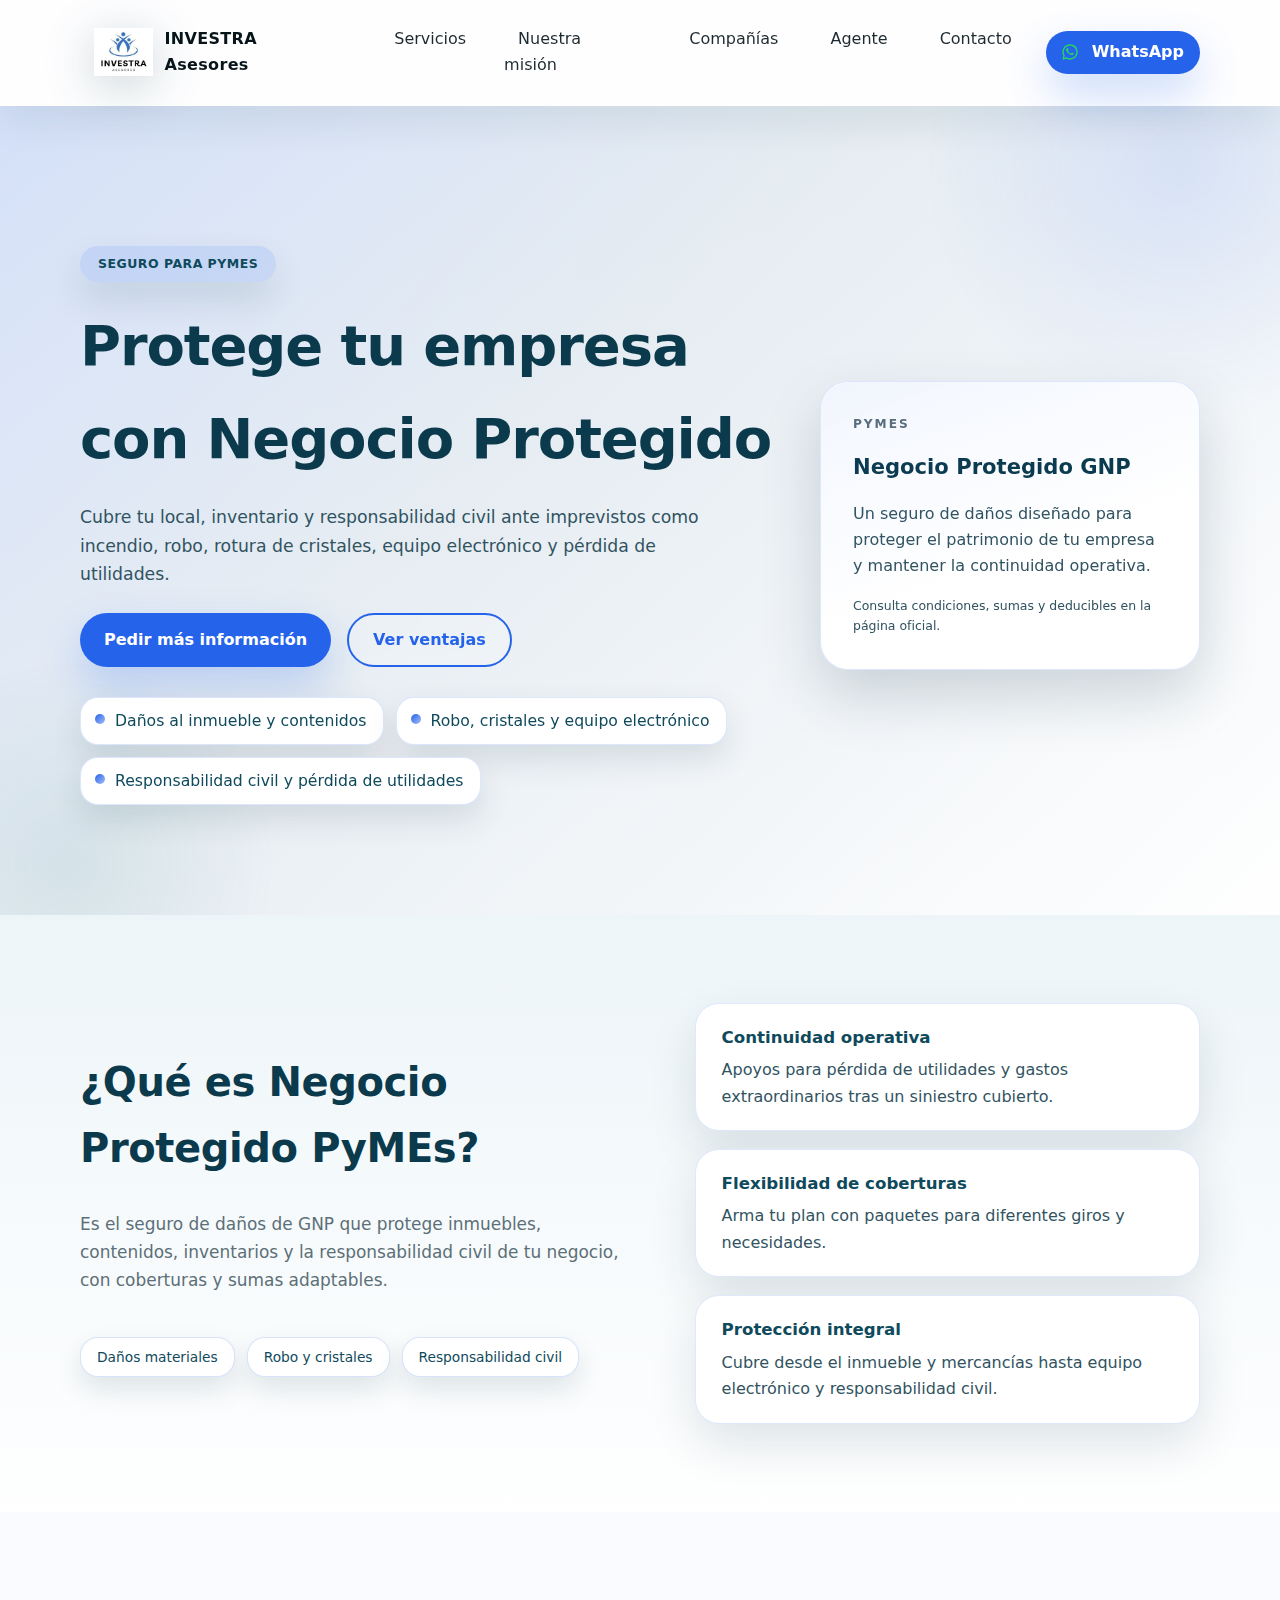
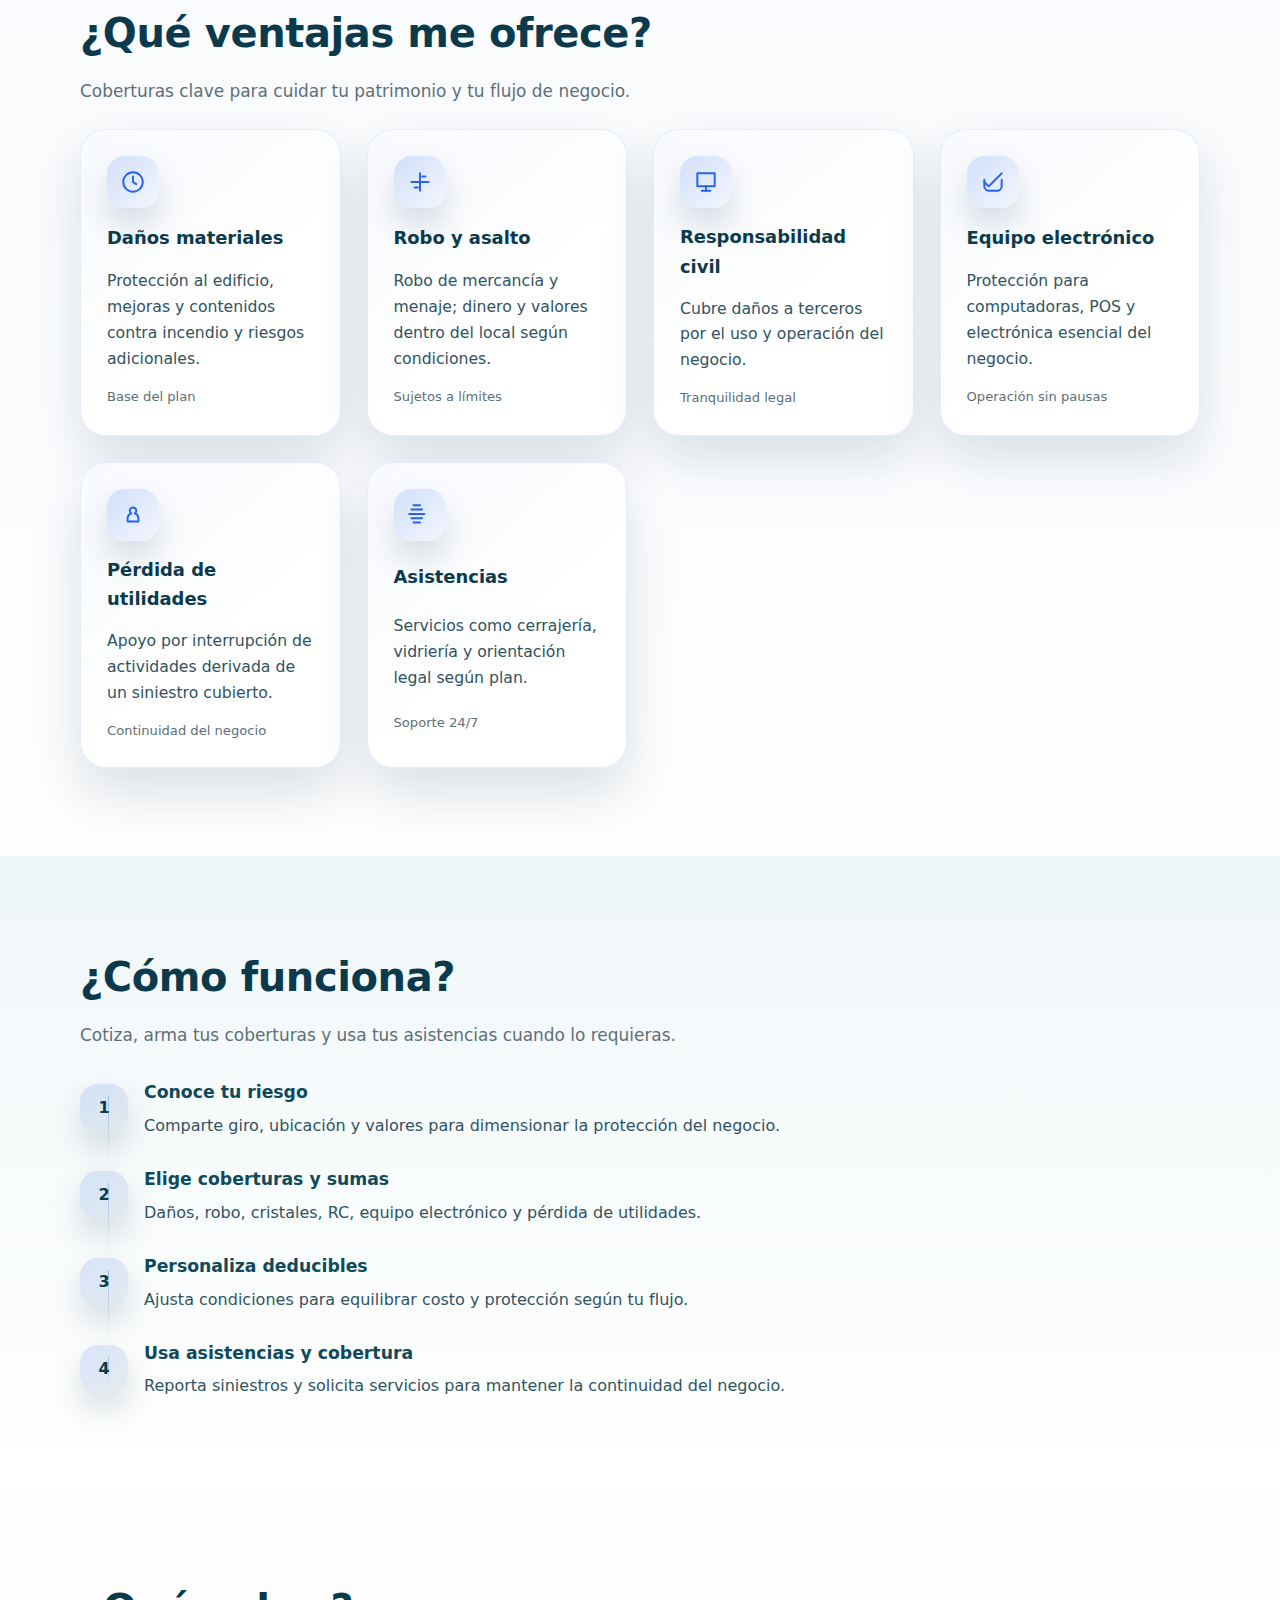
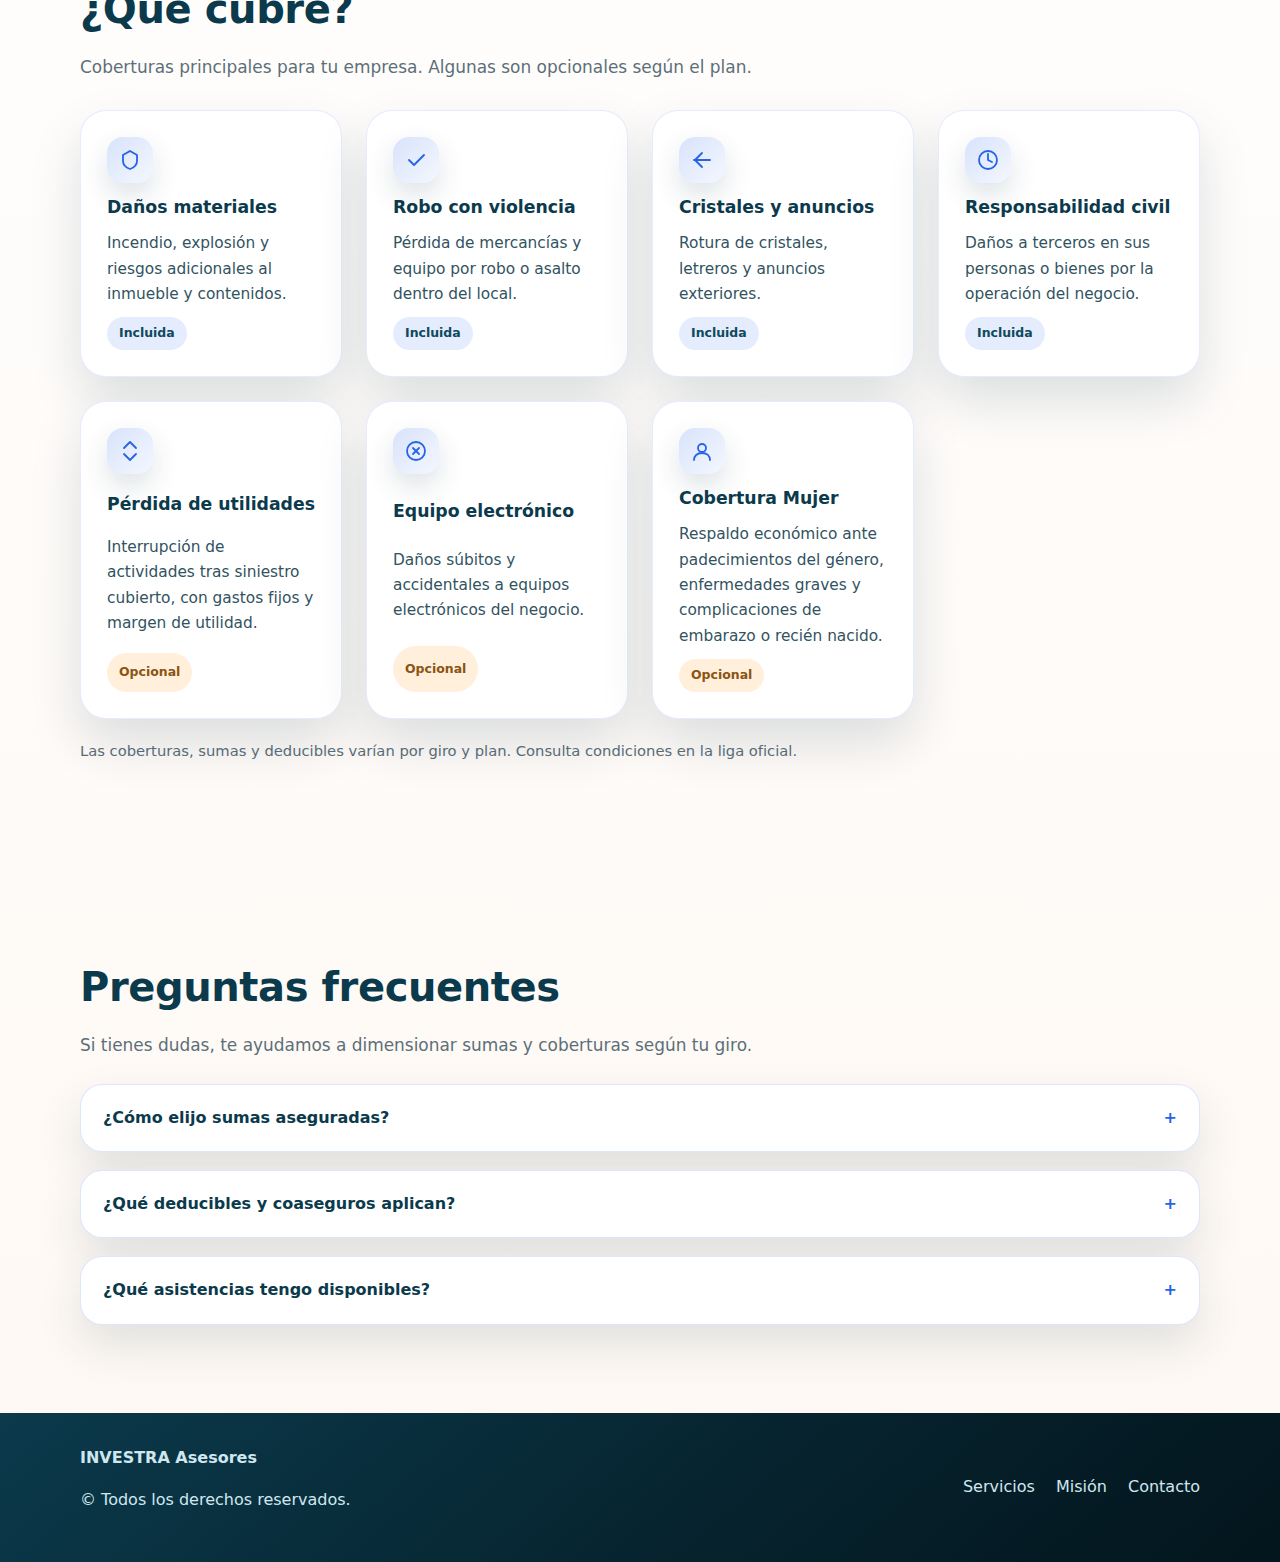
<file: negocio.html>
<!doctype html>
<html lang="es">
  <head>
    <meta charset="utf-8" />
    <meta name="viewport" content="width=device-width, initial-scale=1" />
    <title>Negocio Protegido PyMEs | Seguro para tu negocio</title>
    <link rel="stylesheet" href="style.css" />
    <link rel="icon" href="logo.jpg" type="image/png">
    <style>
      body{background:linear-gradient(180deg,#f1f5fb 0%,#ffffff 58%,#fef8f3 100%)}
      main{display:flex;flex-direction:column;gap:0}
      .hero-life{position:relative;overflow:hidden;padding:140px 0 110px;background:linear-gradient(135deg,rgba(37,99,235,.14) 0%,rgba(15,74,92,.06) 40%,rgba(255,255,255,.94) 100%)}
      .hero-life::before,.hero-life::after{content:"";position:absolute;border-radius:50%;filter:blur(0.6px);opacity:.5;animation:float-slow 18s ease-in-out infinite}
      .hero-life::before{width:520px;height:520px;background:radial-gradient(circle at center,rgba(37,99,235,.22) 0%,rgba(37,99,235,0) 70%);top:-200px;right:-160px}
      .hero-life::after{width:420px;height:420px;background:radial-gradient(circle at center,rgba(22,108,125,.18) 0%,rgba(22,108,125,0) 70%);bottom:-160px;left:-140px;animation-delay:-6s}
      .hero-life__grid{position:relative;z-index:1;display:grid;grid-template-columns:minmax(0,1fr) minmax(0,380px);gap:48px;align-items:center}
      .hero-life__copy{display:grid;gap:18px}
      .hero-pill{display:inline-flex;align-items:center;gap:8px;width:max-content;padding:8px 18px;border-radius:999px;background:rgba(37,99,235,.12);color:var(--teal-800);font-weight:600;letter-spacing:.04em;text-transform:uppercase;font-size:.78rem;box-shadow:0 18px 36px rgba(9,51,68,.12)}
      .hero-life__copy h1{margin:0;font-size:clamp(36px,5vw,56px);color:var(--teal-900);letter-spacing:-.02em}
      .hero-life__subtitle{margin:0;color:#315361;font-size:1.08rem;max-width:620px}
      .hero-life__cta{display:flex;gap:16px;flex-wrap:wrap;margin-top:6px}
      .hero-life__cta .cta.ghost{backdrop-filter:blur(6px)}
      .hero-life__highlights{display:flex;flex-wrap:wrap;gap:12px;margin:12px 0 0 0;padding:0;list-style:none}
      .hero-life__highlights li{position:relative;padding:10px 16px 10px 34px;background:#fff;border-radius:18px;border:1px solid rgba(37,99,235,.16);box-shadow:0 14px 32px rgba(9,51,68,.12);font-size:.98rem;color:var(--teal-800);min-height:44px}
      .hero-life__highlights li::before{content:"";position:absolute;left:14px;top:16px;width:10px;height:10px;border-radius:50%;background:linear-gradient(135deg,var(--orange-500),rgba(37,99,235,.42))}
      .life-snapshot{position:relative;display:grid;gap:16px;padding:32px;border-radius:28px;border:1px solid rgba(37,99,235,.16);background:rgba(255,255,255,.96);box-shadow:0 26px 58px rgba(9,51,68,.18);overflow:hidden}
      .life-snapshot::after{content:"";position:absolute;inset:0;border-radius:inherit;background:linear-gradient(160deg,rgba(37,99,235,.22),rgba(255,255,255,0) 60%);opacity:.28;pointer-events:none}
      .life-snapshot__eyebrow{font-size:.76rem;letter-spacing:.16em;text-transform:uppercase;color:var(--muted);font-weight:600}
      .life-snapshot__title{margin:0;font-size:1.32rem;color:var(--teal-900)}
      .life-snapshot p{margin:0;color:#315361}
      .life-meter{position:relative;height:9px;border-radius:999px;background:rgba(37,99,235,.12);overflow:hidden}
      .life-meter span{display:block;height:100%;border-radius:inherit;background:linear-gradient(90deg,var(--orange-500) 0%,rgba(37,99,235,.9) 100%);box-shadow:0 10px 24px rgba(37,99,235,.28)}
      .life-metrics{display:flex;gap:18px;justify-content:space-between;flex-wrap:wrap}
      .life-metrics div{display:grid;gap:4px;min-width:140px}
      .life-metrics strong{font-size:1.48rem;color:var(--teal-900)}
      .life-metrics small{color:var(--muted)}
      .life-snapshot__footnote{font-size:.78rem;color:var(--muted)}
      .section{position:relative;padding:88px 0}
      .section::before{content:"";position:absolute;inset:18px 0;border-radius:40px;background:linear-gradient(135deg,rgba(37,99,235,.05),rgba(15,74,92,.02));opacity:0;transition:opacity .45s ease;z-index:-1}
      .section:hover::before{opacity:1}
      .section--highlight{background:linear-gradient(180deg,rgba(232,243,246,.65) 0%,rgba(255,255,255,.92) 100%)}
      .section h2{margin:0;font-size:clamp(30px,3.4vw,40px);color:var(--teal-900);letter-spacing:-.01em}
      .section .lead{margin:12px 0 24px 0;color:var(--muted);font-size:1.06rem;max-width:820px}
      .feature-duo{display:grid;grid-template-columns:minmax(0,1.05fr) minmax(0,0.95fr);gap:56px;align-items:center}
      .feature-duo__copy{display:grid;gap:18px}
      .feature-duo__badges{display:flex;flex-wrap:wrap;gap:12px}
      .feature-duo__badges span{padding:8px 16px;border-radius:18px;background:#fff;border:1px solid rgba(37,99,235,.18);box-shadow:0 12px 28px rgba(9,51,68,.12);font-size:.86rem;font-weight:500;color:var(--teal-800)}
      .feature-duo__list{list-style:none;margin:0;padding:0;display:grid;gap:18px}
      .feature-duo__list li{position:relative;padding:20px 22px 20px 26px;border-radius:24px;background:#fff;border:1px solid rgba(37,99,235,.14);box-shadow:0 20px 48px rgba(9,51,68,.12)}
      .feature-duo__list strong{display:block;font-size:1.04rem;color:var(--teal-800);margin-bottom:6px}
      .feature-duo__list p{margin:0;color:#315361}
      .life-benefits{display:grid;grid-template-columns:repeat(auto-fit,minmax(240px,1fr));gap:26px;margin-top:20px}
      .life-benefit-card{position:relative;display:grid;gap:14px;padding:26px;border-radius:26px;background:rgba(255,255,255,.96);border:1px solid rgba(37,99,235,.12);box-shadow:0 24px 52px rgba(9,51,68,.14);transition:transform .35s ease,box-shadow .35s ease,border-color .35s ease}
      .life-benefit-card::before{content:"";position:absolute;inset:0;border-radius:inherit;background:linear-gradient(140deg,rgba(37,99,235,.16),rgba(37,99,235,0) 60%);opacity:.22;transition:opacity .35s ease}
      .life-benefit-card:hover{transform:translateY(-10px);box-shadow:0 32px 64px rgba(9,51,68,.22);border-color:rgba(37,99,235,.28)}
      .life-benefit-card:hover::before{opacity:.32}
      .life-benefit-icon{position:relative;z-index:1;width:52px;height:52px;border-radius:18px;background:linear-gradient(135deg,rgba(37,99,235,.18),rgba(37,99,235,.04));display:grid;place-items:center;color:var(--orange-500);box-shadow:0 18px 34px rgba(9,51,68,.16)}
      .life-benefit-card h3{position:relative;z-index:1;margin:0;color:var(--teal-900);font-size:1.12rem}
      .life-benefit-card p{position:relative;z-index:1;margin:0;color:#315361;font-size:.98rem}
      .life-benefit-meta{position:relative;z-index:1;font-size:.82rem;color:var(--muted);font-weight:500}
      .life-timeline{margin-top:28px;display:grid;gap:26px}
      .life-timeline__item{position:relative;padding-left:64px}
      .life-timeline__item::before{content:"";position:absolute;left:28px;top:18px;bottom:-28px;width:1px;background:linear-gradient(180deg,rgba(37,99,235,.3),rgba(37,99,235,0))}
      .life-timeline__item:last-child::before{bottom:14px}
      .life-timeline__step{position:absolute;left:0;top:6px;width:48px;height:48px;border-radius:18px;background:linear-gradient(135deg,rgba(37,99,235,.16),rgba(15,74,92,.1));display:grid;place-items:center;color:var(--teal-900);font-weight:700;box-shadow:0 16px 32px rgba(9,51,68,.16)}
      .life-timeline__item h3{margin:0 0 6px 0;color:var(--teal-800);font-size:1.08rem}
      .life-timeline__item p{margin:0;color:#315361}
      .life-coverage-grid{display:grid;grid-template-columns:repeat(auto-fit,minmax(240px,1fr));gap:24px;margin-top:28px}
      .life-coverage-card{position:relative;display:grid;gap:10px;padding:26px;border-radius:26px;background:#fff;border:1px solid rgba(37,99,235,.12);box-shadow:0 24px 52px rgba(9,51,68,.14);transition:transform .3s ease,box-shadow .3s ease,border-color .3s ease}
      .life-coverage-card:hover{transform:translateY(-8px);box-shadow:0 28px 60px rgba(9,51,68,.2);border-color:rgba(37,99,235,.25)}
      .life-coverage-icon{width:46px;height:46px;border-radius:16px;background:linear-gradient(135deg,rgba(37,99,235,.18),rgba(37,99,235,.05));display:grid;place-items:center;color:var(--orange-500);box-shadow:0 12px 28px rgba(9,51,68,.14)}
      .life-coverage-card h3{margin:0;color:var(--teal-900);font-size:1.08rem}
      .life-coverage-card p{margin:0;color:#315361;font-size:.96rem}
      .life-coverage-tag{display:inline-flex;align-items:center;gap:6px;width:max-content;padding:6px 12px;border-radius:999px;background:rgba(37,99,235,.12);color:var(--teal-800);font-size:.78rem;font-weight:600}
      .life-coverage-tag--optional{background:rgba(255,143,0,.14);color:#8a5412}
      .life-note{margin-top:20px;font-size:.92rem;color:var(--muted);max-width:720px}
      /* Icono dentro de botones CTA */
      .cta .icon{width:16px;height:16px;margin-right:8px;vertical-align:-2px;display:inline-block}
      .life-faq details{border:1px solid rgba(37,99,235,.16);border-radius:22px;padding:20px 22px;background:#fff;box-shadow:0 20px 46px rgba(9,51,68,.12);transition:border-color .3s ease,box-shadow .3s ease}
      .life-faq details[open]{border-color:rgba(37,99,235,.32);box-shadow:0 26px 60px rgba(9,51,68,.18)}
      .life-faq summary{cursor:pointer;font-weight:600;color:var(--teal-900);list-style:none;display:flex;align-items:center;justify-content:space-between;gap:18px}
      .life-faq summary::-webkit-details-marker{display:none}
      .life-faq summary::after{content:"+";font-weight:700;color:var(--orange-500);transition:transform .3s ease}
      .life-faq details[open] summary::after{transform:rotate(45deg)}
      .life-faq details p{margin:14px 0 0 0;color:#315361}
      @keyframes float-slow{0%,100%{transform:translate3d(0,0,0) scale(1)}50%{transform:translate3d(0,-26px,0) scale(1.06)}}
      @media (max-width: 1120px){
        .hero-life__grid{grid-template-columns:1fr;gap:38px}
        .life-snapshot{max-width:420px;justify-self:center}
      }
      @media (max-width: 960px){
        .feature-duo{grid-template-columns:1fr;gap:40px}
        .feature-duo__list li{padding:20px 22px}
        .life-timeline__item{padding-left:56px}
      }
      @media (max-width: 720px){
        .hero-life{padding:120px 0 90px}
        .hero-life__cta{justify-content:center}
        .life-snapshot{padding:28px}
        .section{padding:72px 0}
      }
      @media (max-width: 640px){
        .hero-life__highlights li{width:100%}
        .life-benefit-card{padding:24px}
        .life-coverage-card{padding:24px}
        .life-timeline__item{padding-left:52px}
        .life-timeline__step{width:42px;height:42px;border-radius:16px}
        .life-timeline__item::before{left:22px}
      }
    </style>
  </head>
  <body>
    <header class="site-header">
      <div class="container header-inner">
        <a class="brand" href="index.html#inicio" aria-label="Investra Asesores">
          <img class="brand-logo-img" src="logo.jpg" alt="Logotipo de INVESTRA Asesores" />
          <span class="brand-name">INVESTRA Asesores</span>
        </a>
        <nav class="nav" aria-label="Principal">
          <button class="nav-toggle" aria-expanded="false" aria-controls="menu">☰</button>
          <ul id="menu" class="menu">
            <li><a href="index.html#servicios">Servicios</a></li>
            <li><a href="index.html#mision">Nuestra misión</a></li>
            <li><a href="index.html#companias">Compañías</a></li>
            <li><a href="index.html#agente">Agente</a></li>
            <li><a href="index.html#contacto">Contacto</a></li>
          </ul>
        </nav>
        <a class="cta cta-small" id="whatsapp-top" href="https://wa.me/528147301627?text=Hola%20me%20gustar%C3%ADa%20una%20cotizaci%C3%B3n" target="_blank" rel="noopener" aria-label="Cotizar por WhatsApp">
          <svg class="icon" viewBox="0 0 24 24" xmlns="http://www.w3.org/2000/svg" aria-hidden="true">
            <path fill="#25D366" d="M20.52 3.48A11.44 11.44 0 0 0 12 .5C5.65.5.5 5.65.5 12c0 2 .52 3.92 1.52 5.63L.5 23.5l6-1.56A11.43 11.43 0 0 0 12 23.5C18.35 23.5 23.5 18.35 23.5 12c0-3.06-1.19-5.94-2.98-8.52ZM12 21.3c-1.78 0-3.5-.47-5.02-1.36l-.36-.21-3.55.92.95-3.44-.22-.36A9.29 9.29 0 0 1 2.7 12C2.7 6.87 6.87 2.7 12 2.7c2.48 0 4.82.97 6.57 2.72A9.25 9.25 0 0 1 21.3 12c0 5.13-4.17 9.3-9.3 9.3Zm5.06-7.48c-.28-.16-1.66-.88-1.92-.98-.26-.1-.44-.16-.63.16-.18.3-.73.98-.9 1.18-.17.2-.32.22-.6.07-.28-.16-1.2-.44-2.28-1.4-.84-.75-1.41-1.68-1.58-1.98-.17-.3-.02-.44.13-.6.13-.13.3-.34.43-.5.15-.17.2-.29.29-.49.09-.2.05-.36-.03-.5-.08-.15-.64-1.56-.88-2.13-.23-.56-.47-.46-.64-.47l-.56-.01c-.19 0-.48.07-.73.36-.25.28-.96.95-.96 2.31s.99 2.69 1.13 2.88c.15.2 1.96 3 4.74 4.21.66.29 1.17.46 1.57.59.66.21 1.26.18 1.73.11.52-.08 1.68-.7 1.92-1.38.24-.68.24-1.25.17-1.38-.08-.13-.3-.22-.59-.37Z"/>
          </svg>
          WhatsApp
        </a>
      </div>
    </header>
    

    <main>
      <section class="hero-life">
        <div class="container hero-life__grid">
          <div class="hero-life__copy">
            <span class="hero-pill">Seguro para PyMEs</span>
            <h1>Protege tu empresa con Negocio Protegido</h1>
            <p class="hero-life__subtitle">Cubre tu local, inventario y responsabilidad civil ante imprevistos como incendio, robo, rotura de cristales, equipo electr&oacute;nico y p&eacute;rdida de utilidades.</p>
            <div class="hero-life__cta">
              <a class="cta" href="https://wa.me/528147301627?text=quisiera%20saber%20mas%20informacion%20acerca%20de%20Seguro%20Profesional%20(Protecci%C3%B3n%20y%20Educaci%C3%B3n)" target="_blank" rel="noopener">Pedir más información</a>
              <a class="cta ghost" href="#ventajas">Ver ventajas</a>
            </div>
            <ul class="hero-life__highlights">
              <li>Da&ntilde;os al inmueble y contenidos</li>
              <li>Robo, cristales y equipo electr&oacute;nico</li>
              <li>Responsabilidad civil y p&eacute;rdida de utilidades</li>
            </ul>
          </div>
          <aside class="life-snapshot" aria-label="Resumen Negocio Protegido PyMEs">
            <span class="life-snapshot__eyebrow">PyMEs</span>
            <h2 class="life-snapshot__title">Negocio Protegido GNP</h2>
            <p>Un seguro de da&ntilde;os dise&ntilde;ado para proteger el patrimonio de tu empresa y mantener la continuidad operativa.</p>
            <p class="life-snapshot__footnote">Consulta condiciones, sumas y deducibles en la p&aacute;gina oficial.</p>
          </aside>
        </div>
      </section>

      <section class="section section--highlight" id="que-es">
        <div class="container feature-duo">
          <div class="feature-duo__copy">
            <h2>&iquest;Qu&eacute; es Negocio Protegido PyMEs?</h2>
            <p class="lead">Es el seguro de da&ntilde;os de GNP que protege inmuebles, contenidos, inventarios y la responsabilidad civil de tu negocio, con coberturas y sumas adaptables.</p>
            <div class="feature-duo__badges">
              <span>Da&ntilde;os materiales</span>
              <span>Robo y cristales</span>
              <span>Responsabilidad civil</span>
            </div>
          </div>
          <ul class="feature-duo__list" aria-label="Beneficios de Negocio Protegido">
            <li>
              <strong>Continuidad operativa</strong>
              <p>Apoyos para p&eacute;rdida de utilidades y gastos extraordinarios tras un siniestro cubierto.</p>
            </li>
            <li>
              <strong>Flexibilidad de coberturas</strong>
              <p>Arma tu plan con paquetes para diferentes giros y necesidades.</p>
            </li>
            <li>
              <strong>Protecci&oacute;n integral</strong>
              <p>Cubre desde el inmueble y mercanc&iacute;as hasta equipo electr&oacute;nico y responsabilidad civil.</p>
            </li>
          </ul>
        </div>
      </section>

      <section class="section" id="ventajas">
        <div class="container stack">
          <h2>&iquest;Qu&eacute; ventajas me ofrece?</h2>
          <p class="lead">Coberturas clave para cuidar tu patrimonio y tu flujo de negocio.</p>
          <div class="life-benefits">
            <article class="life-benefit-card">
              <span class="life-benefit-icon" aria-hidden="true">
                <svg width="26" height="26" viewBox="0 0 24 24" fill="none" stroke="currentColor" stroke-width="1.8" stroke-linecap="round" stroke-linejoin="round">
                  <circle cx="12" cy="12" r="9"></circle>
                  <path d="M12 7v5l3 2"></path>
                </svg>
              </span>
              <h3>Da&ntilde;os materiales</h3>
              <p>Protecci&oacute;n al edificio, mejoras y contenidos contra incendio y riesgos adicionales.</p>
              <span class="life-benefit-meta">Base del plan</span>
            </article>
            <article class="life-benefit-card">
              <span class="life-benefit-icon" aria-hidden="true">
                <svg width="26" height="26" viewBox="0 0 24 24" fill="none" stroke="currentColor" stroke-width="1.8" stroke-linecap="round" stroke-linejoin="round">
                  <path d="M4 12h16"></path>
                  <path d="M12 4v16"></path>
                  <path d="M7 17h3"></path>
                  <path d="M14 7h3"></path>
                </svg>
              </span>
              <h3>Robo y asalto</h3>
              <p>Robo de mercanc&iacute;a y menaje; dinero y valores dentro del local seg&uacute;n condiciones.</p>
              <span class="life-benefit-meta">Sujetos a l&iacute;mites</span>
            </article>
            <article class="life-benefit-card">
              <span class="life-benefit-icon" aria-hidden="true">
                <svg width="26" height="26" viewBox="0 0 24 24" fill="none" stroke="currentColor" stroke-width="1.8" stroke-linecap="round" stroke-linejoin="round">
                  <path d="M4 4h16v12H4z"></path>
                  <path d="M8 20h8"></path>
                  <path d="M12 16v4"></path>
                </svg>
              </span>
              <h3>Responsabilidad civil</h3>
              <p>Cubre da&ntilde;os a terceros por el uso y operaci&oacute;n del negocio.</p>
              <span class="life-benefit-meta">Tranquilidad legal</span>
            </article>
            <article class="life-benefit-card">
              <span class="life-benefit-icon" aria-hidden="true">
                <svg width="26" height="26" viewBox="0 0 24 24" fill="none" stroke="currentColor" stroke-width="1.8" stroke-linecap="round" stroke-linejoin="round">
                  <path d="M4 12l4 4 12-12"></path>
                  <path d="M20 10v6a4 4 0 0 1-4 4H8a4 4 0 0 1-4-4v-6"></path>
                </svg>
              </span>
              <h3>Equipo electr&oacute;nico</h3>
              <p>Protecci&oacute;n para computadoras, POS y electr&oacute;nica esencial del negocio.</p>
              <span class="life-benefit-meta">Operaci&oacute;n sin pausas</span>
            </article>
            <article class="life-benefit-card">
              <span class="life-benefit-icon" aria-hidden="true">
                <svg width="26" height="26" viewBox="0 0 24 24" fill="none" stroke="currentColor" stroke-width="1.8" stroke-linecap="round" stroke-linejoin="round">
                  <path d="M12 5c-1.657 0-3 1.343-3 3 0 1.08.567 2.027 1.418 2.563A4.998 4.998 0 0 0 7 15v3h10v-3a4.998 4.998 0 0 0-3.418-4.437A2.996 2.996 0 0 0 15 8c0-1.657-1.343-3-3-3z"></path>
                </svg>
              </span>
              <h3>P&eacute;rdida de utilidades</h3>
              <p>Apoyo por interrupci&oacute;n de actividades derivada de un siniestro cubierto.</p>
              <span class="life-benefit-meta">Continuidad del negocio</span>
            </article>
            <article class="life-benefit-card">
              <span class="life-benefit-icon" aria-hidden="true">
                <svg width="26" height="26" viewBox="0 0 24 24" fill="none" stroke="currentColor" stroke-width="1.8" stroke-linecap="round" stroke-linejoin="round">
                  <path d="M6 19h6"></path>
                  <path d="M4 15h10"></path>
                  <path d="M2 11h14"></path>
                  <path d="M4 7h10"></path>
                  <path d="M6 3h6"></path>
                </svg>
              </span>
              <h3>Asistencias</h3>
              <p>Servicios como cerrajer&iacute;a, vidrier&iacute;a y orientaci&oacute;n legal seg&uacute;n plan.</p>
              <span class="life-benefit-meta">Soporte 24/7</span>
            </article>
          </div>
        </div>
      </section>

      <section class="section section--highlight" id="ruta">
        <div class="container stack">
          <h2>&iquest;C&oacute;mo funciona?</h2>
          <p class="lead">Cotiza, arma tus coberturas y usa tus asistencias cuando lo requieras.</p>
          <div class="life-timeline">
            <div class="life-timeline__item">
              <span class="life-timeline__step">1</span>
              <h3>Conoce tu riesgo</h3>
              <p>Comparte giro, ubicaci&oacute;n y valores para dimensionar la protecci&oacute;n del negocio.</p>
            </div>
            <div class="life-timeline__item">
              <span class="life-timeline__step">2</span>
              <h3>Elige coberturas y sumas</h3>
              <p>Da&ntilde;os, robo, cristales, RC, equipo electr&oacute;nico y p&eacute;rdida de utilidades.</p>
            </div>
            <div class="life-timeline__item">
              <span class="life-timeline__step">3</span>
              <h3>Personaliza deducibles</h3>
              <p>Ajusta condiciones para equilibrar costo y protecci&oacute;n seg&uacute;n tu flujo.</p>
            </div>
            <div class="life-timeline__item">
              <span class="life-timeline__step">4</span>
              <h3>Usa asistencias y cobertura</h3>
              <p>Reporta siniestros y solicita servicios para mantener la continuidad del negocio.</p>
            </div>
          </div>
        </div>
      </section>

      <section class="section section-alt" id="coberturas">
        <div class="container stack">
          <h2>&iquest;Qu&eacute; cubre?</h2>
          <p class="lead">Coberturas principales para tu empresa. Algunas son opcionales seg&uacute;n el plan.</p>
          <div class="life-coverage-grid">
            <article class="life-coverage-card">
              <span class="life-coverage-icon" aria-hidden="true">
                <svg width="24" height="24" viewBox="0 0 24 24" fill="none" stroke="currentColor" stroke-width="1.8" stroke-linecap="round" stroke-linejoin="round">
                  <path d="M12 3l7 4v6c0 5-4 7-7 8-3-1-7-3-7-8V7z"></path>
                </svg>
              </span>
              <h3>Da&ntilde;os materiales</h3>
              <p>Incendio, explosi&oacute;n y riesgos adicionales al inmueble y contenidos.</p>
              <span class="life-coverage-tag">Incluida</span>
            </article>
            <article class="life-coverage-card">
              <span class="life-coverage-icon" aria-hidden="true">
                <svg width="24" height="24" viewBox="0 0 24 24" fill="none" stroke="currentColor" stroke-width="1.8" stroke-linecap="round" stroke-linejoin="round">
                  <path d="M5 12l5 5L20 7"></path>
                </svg>
              </span>
              <h3>Robo con violencia</h3>
              <p>P&eacute;rdida de mercanc&iacute;as y equipo por robo o asalto dentro del local.</p>
              <span class="life-coverage-tag">Incluida</span>
            </article>
            <article class="life-coverage-card">
              <span class="life-coverage-icon" aria-hidden="true">
                <svg width="24" height="24" viewBox="0 0 24 24" fill="none" stroke="currentColor" stroke-width="1.8" stroke-linecap="round" stroke-linejoin="round">
                  <path d="M4 12h16"></path>
                  <path d="M12 5L5 12l7 7"></path>
                </svg>
              </span>
              <h3>Cristales y anuncios</h3>
              <p>Rotura de cristales, letreros y anuncios exteriores.</p>
              <span class="life-coverage-tag">Incluida</span>
            </article>
            <article class="life-coverage-card">
              <span class="life-coverage-icon" aria-hidden="true">
                <svg width="24" height="24" viewBox="0 0 24 24" fill="none" stroke="currentColor" stroke-width="1.8" stroke-linecap="round" stroke-linejoin="round">
                  <path d="M12 6v6l4 2"></path>
                  <circle cx="12" cy="12" r="9"></circle>
                </svg>
              </span>
              <h3>Responsabilidad civil</h3>
              <p>Da&ntilde;os a terceros en sus personas o bienes por la operaci&oacute;n del negocio.</p>
              <span class="life-coverage-tag">Incluida</span>
            </article>
            <article class="life-coverage-card">
              <span class="life-coverage-icon" aria-hidden="true">
                <svg width="24" height="24" viewBox="0 0 24 24" fill="none" stroke="currentColor" stroke-width="1.8" stroke-linecap="round" stroke-linejoin="round">
                  <path d="M6 9l6-6 6 6"></path>
                  <path d="M6 15l6 6 6-6"></path>
                </svg>
              </span>
              <h3>P&eacute;rdida de utilidades</h3>
              <p>Interrupci&oacute;n de actividades tras siniestro cubierto, con gastos fijos y margen de utilidad.</p>
              <span class="life-coverage-tag life-coverage-tag--optional">Opcional</span>
            </article>
            <article class="life-coverage-card">
              <span class="life-coverage-icon" aria-hidden="true">
                <svg width="24" height="24" viewBox="0 0 24 24" fill="none" stroke="currentColor" stroke-width="1.8" stroke-linecap="round" stroke-linejoin="round">
                  <path d="M9 9l6 6"></path>
                  <path d="M15 9l-6 6"></path>
                  <circle cx="12" cy="12" r="9"></circle>
                </svg>
              </span>
              <h3>Equipo electr&oacute;nico</h3>
              <p>Da&ntilde;os s&uacute;bitos y accidentales a equipos electr&oacute;nicos del negocio.</p>
              <span class="life-coverage-tag life-coverage-tag--optional">Opcional</span>
            </article>
            <article class="life-coverage-card">
              <span class="life-coverage-icon" aria-hidden="true">
                <svg width="24" height="24" viewBox="0 0 24 24" fill="none" stroke="currentColor" stroke-width="1.8" stroke-linecap="round" stroke-linejoin="round">
                  <path d="M20 21c0-4-3-7-8-7s-8 3-8 7"></path>
                  <circle cx="12" cy="9" r="4"></circle>
                </svg>
              </span>
              <h3>Cobertura Mujer</h3>
              <p>Respaldo econ&oacute;mico ante padecimientos del g&eacute;nero, enfermedades graves y complicaciones de embarazo o reci&eacute;n nacido.</p>
              <span class="life-coverage-tag life-coverage-tag--optional">Opcional</span>
            </article>
          </div>
          <p class="life-note">Las coberturas, sumas y deducibles var&iacute;an por giro y plan. Consulta condiciones en la liga oficial.</p>
        </div>
      </section>

      <section class="section life-faq" id="faq">
        <div class="container stack">
          <h2>Preguntas frecuentes</h2>
          <p class="lead">Si tienes dudas, te ayudamos a dimensionar sumas y coberturas seg&uacute;n tu giro.</p>
          <div class="stack" style="display:grid;gap:18px">
            <details>
              <summary>&iquest;C&oacute;mo elijo sumas aseguradas?</summary>
              <p>Partimos de valores de edificio, contenidos e inventarios. Un asesor puede apoyarte a estimarlos.</p>
            </details>
            <details>
              <summary>&iquest;Qu&eacute; deducibles y coaseguros aplican?</summary>
              <p>Dependen de cada cobertura. Se pueden ajustar para equilibrar costo y protecci&oacute;n.</p>
            </details>
            <details>
              <summary>&iquest;Qu&eacute; asistencias tengo disponibles?</summary>
              <p>Servicios como cerrajer&iacute;a, vidrier&iacute;a y orientaci&oacute;n legal, seg&uacute;n el plan contratado.</p>
            </details>
          </div>
        </div>
      </section>
    </main>

    <footer class="site-footer">
      <div class="container footer-inner">
        <div>
          <strong>INVESTRA Asesores</strong>
          <p>&copy; <span id="year"></span> Todos los derechos reservados.</p>
        </div>
        <div class="footer-links">
          <a href="index.html#servicios">Servicios</a>
          <a href="index.html#mision">Misi&oacute;n</a>
          <a href="index.html#contacto">Contacto</a>
        </div>
      </div>
    </footer>

    <script src="script.js"></script>
  </body>
</html>
</file>
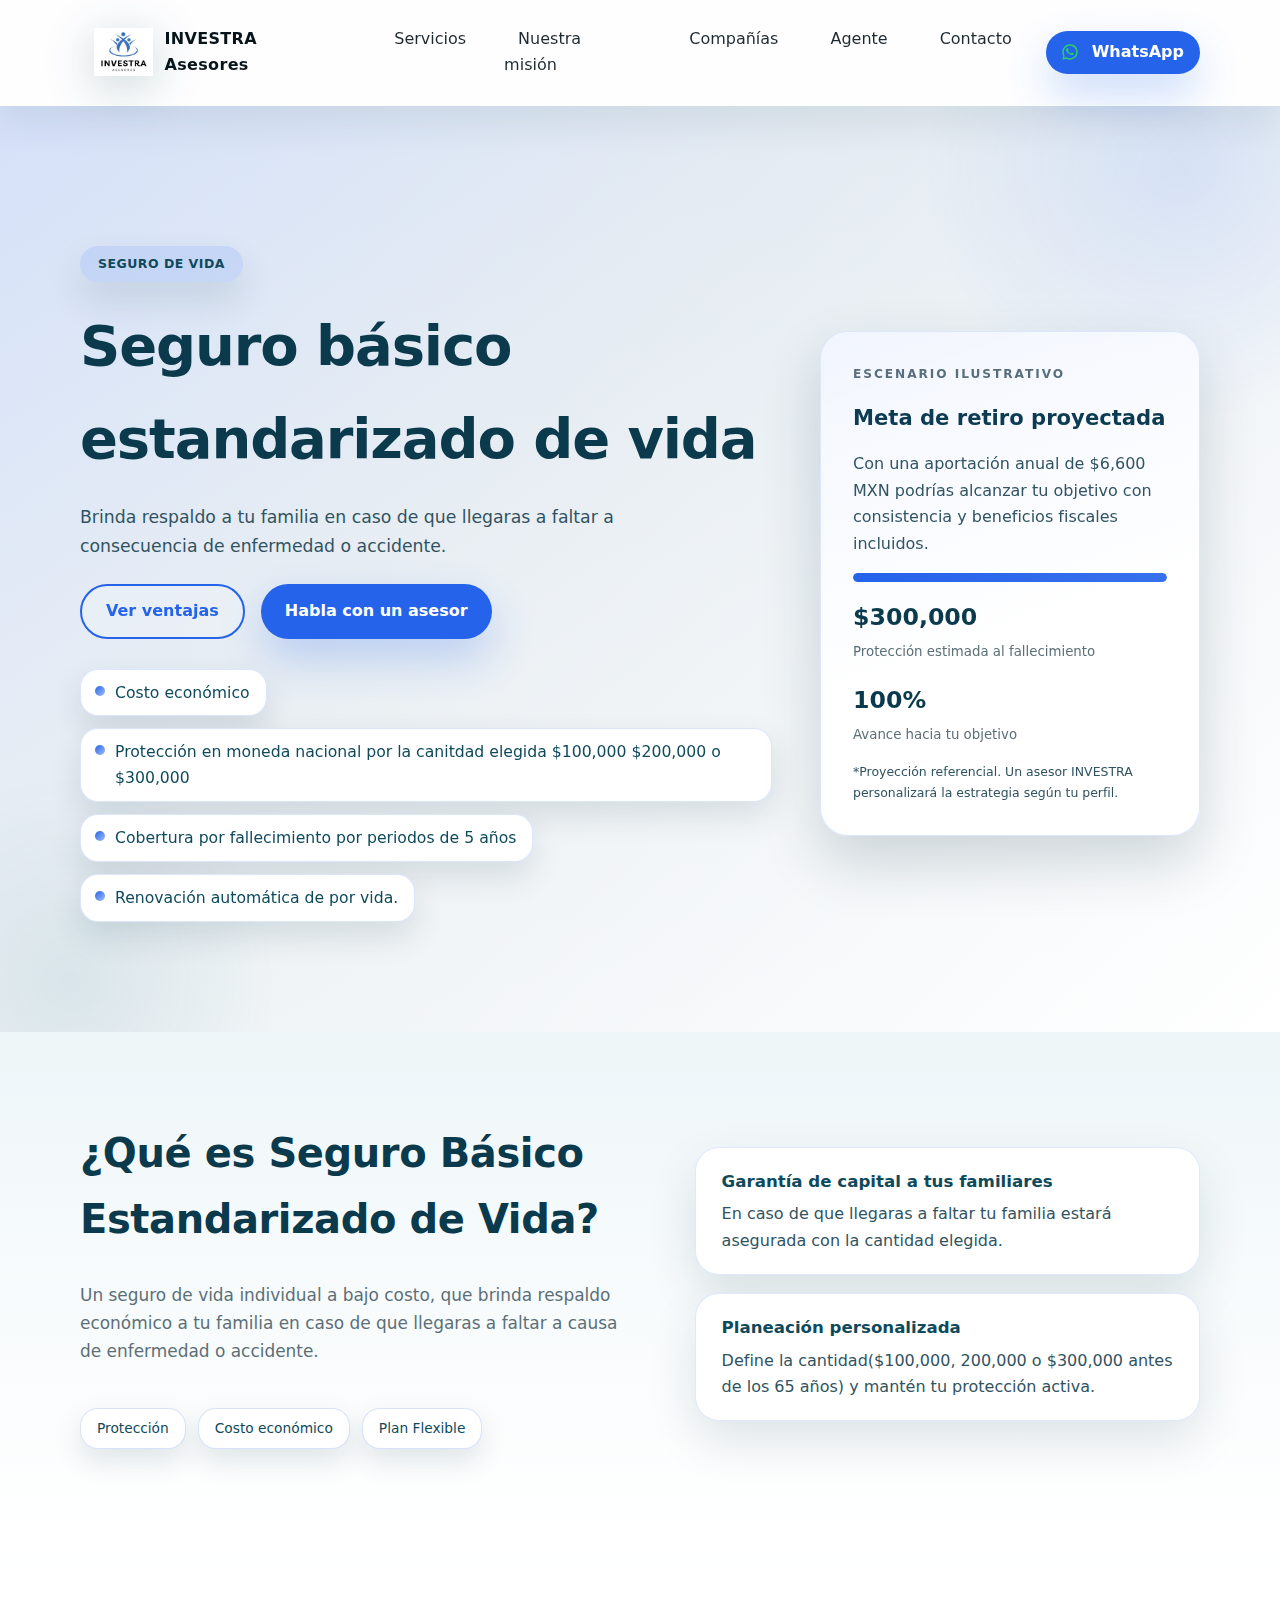
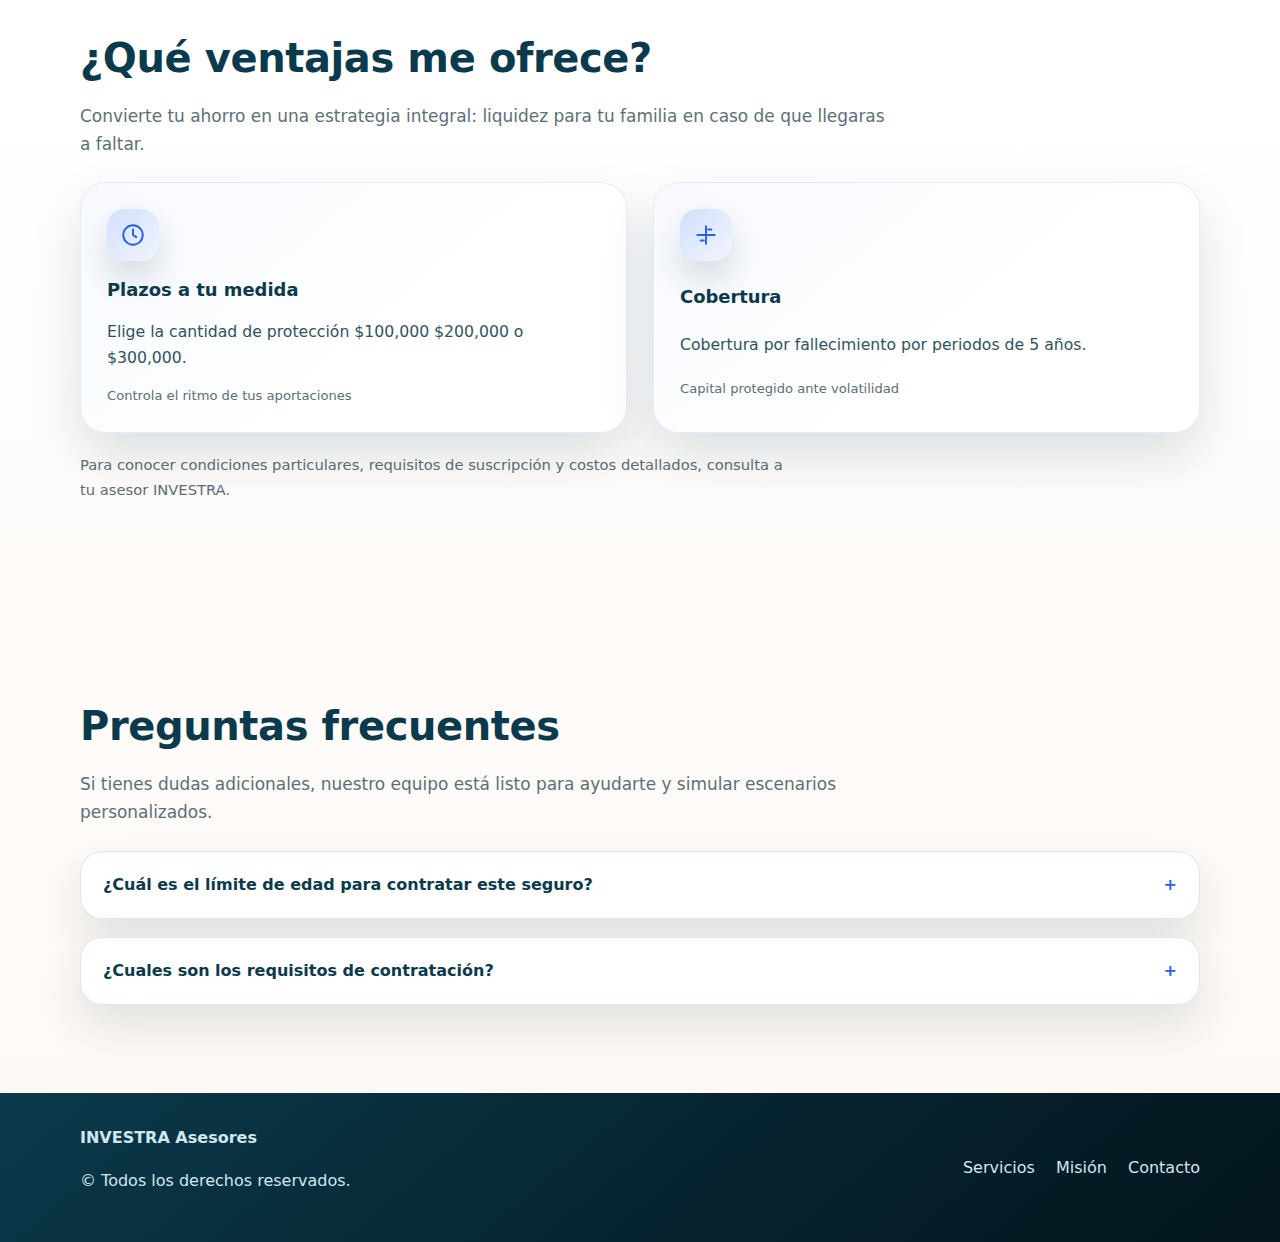
<file: vida.html>
<!doctype html>
<html lang="es">
  <head>
    <meta charset="utf-8" />
    <meta name="viewport" content="width=device-width, initial-scale=1" />
    <title>Seguro de Vida Básico</title>
    <link rel="stylesheet" href="style.css" />
    <link rel="icon" href="logo.jpg" type="image/png">
    <style>
      body{background:linear-gradient(180deg,#f1f5fb 0%,#ffffff 58%,#fef8f3 100%)}
      main{display:flex;flex-direction:column;gap:0}
      .hero-life{position:relative;overflow:hidden;padding:140px 0 110px;background:linear-gradient(135deg,rgba(37,99,235,.14) 0%,rgba(15,74,92,.06) 40%,rgba(255,255,255,.94) 100%)}
      .hero-life::before,.hero-life::after{content:"";position:absolute;border-radius:50%;filter:blur(0.6px);opacity:.5;animation:float-slow 18s ease-in-out infinite}
      .hero-life::before{width:520px;height:520px;background:radial-gradient(circle at center,rgba(37,99,235,.22) 0%,rgba(37,99,235,0) 70%);top:-200px;right:-160px}
      .hero-life::after{width:420px;height:420px;background:radial-gradient(circle at center,rgba(22,108,125,.18) 0%,rgba(22,108,125,0) 70%);bottom:-160px;left:-140px;animation-delay:-6s}
      .hero-life__grid{position:relative;z-index:1;display:grid;grid-template-columns:minmax(0,1fr) minmax(0,380px);gap:48px;align-items:center}
      .hero-life__copy{display:grid;gap:18px}
      .hero-pill{display:inline-flex;align-items:center;gap:8px;width:max-content;padding:8px 18px;border-radius:999px;background:rgba(37,99,235,.12);color:var(--teal-800);font-weight:600;letter-spacing:.04em;text-transform:uppercase;font-size:.78rem;box-shadow:0 18px 36px rgba(9,51,68,.12)}
      .hero-life__copy h1{margin:0;font-size:clamp(36px,5vw,56px);color:var(--teal-900);letter-spacing:-.02em}
      .hero-life__subtitle{margin:0;color:#315361;font-size:1.08rem;max-width:620px}
      .hero-life__cta{display:flex;gap:16px;flex-wrap:wrap;margin-top:6px}
      .hero-life__cta .cta.ghost{backdrop-filter:blur(6px)}
      .hero-life__highlights{display:flex;flex-wrap:wrap;gap:12px;margin:12px 0 0 0;padding:0;list-style:none}
      .hero-life__highlights li{position:relative;padding:10px 16px 10px 34px;background:#fff;border-radius:18px;border:1px solid rgba(37,99,235,.16);box-shadow:0 14px 32px rgba(9,51,68,.12);font-size:.98rem;color:var(--teal-800);min-height:44px}
      .hero-life__highlights li::before{content:"";position:absolute;left:14px;top:16px;width:10px;height:10px;border-radius:50%;background:linear-gradient(135deg,var(--orange-500),rgba(37,99,235,.42))}
      .life-snapshot{position:relative;display:grid;gap:16px;padding:32px;border-radius:28px;border:1px solid rgba(37,99,235,.16);background:rgba(255,255,255,.96);box-shadow:0 26px 58px rgba(9,51,68,.18);overflow:hidden}
      .life-snapshot::after{content:"";position:absolute;inset:0;border-radius:inherit;background:linear-gradient(160deg,rgba(37,99,235,.22),rgba(255,255,255,0) 60%);opacity:.28;pointer-events:none}
      .life-snapshot__eyebrow{font-size:.76rem;letter-spacing:.16em;text-transform:uppercase;color:var(--muted);font-weight:600}
      .life-snapshot__title{margin:0;font-size:1.32rem;color:var(--teal-900)}
      .life-snapshot p{margin:0;color:#315361}
      .life-meter{position:relative;height:9px;border-radius:999px;background:rgba(37,99,235,.12);overflow:hidden}
      .life-meter span{display:block;height:100%;border-radius:inherit;background:linear-gradient(90deg,var(--orange-500) 0%,rgba(37,99,235,.9) 100%);box-shadow:0 10px 24px rgba(37,99,235,.28)}
      .life-metrics{display:flex;gap:18px;justify-content:space-between;flex-wrap:wrap}
      .life-metrics div{display:grid;gap:4px;min-width:140px}
      .life-metrics strong{font-size:1.48rem;color:var(--teal-900)}
      .life-metrics small{color:var(--muted)}
      .life-snapshot__footnote{font-size:.78rem;color:var(--muted)}
      .section{position:relative;padding:88px 0}
      .section::before{content:"";position:absolute;inset:18px 0;border-radius:40px;background:linear-gradient(135deg,rgba(37,99,235,.05),rgba(15,74,92,.02));opacity:0;transition:opacity .45s ease;z-index:-1}
      .section:hover::before{opacity:1}
      .section--highlight{background:linear-gradient(180deg,rgba(232,243,246,.65) 0%,rgba(255,255,255,.92) 100%)}
      .section h2{margin:0;font-size:clamp(30px,3.4vw,40px);color:var(--teal-900);letter-spacing:-.01em}
      .section .lead{margin:12px 0 24px 0;color:var(--muted);font-size:1.06rem;max-width:820px}
      .feature-duo{display:grid;grid-template-columns:minmax(0,1.05fr) minmax(0,0.95fr);gap:56px;align-items:center}
      .feature-duo__copy{display:grid;gap:18px}
      .feature-duo__badges{display:flex;flex-wrap:wrap;gap:12px}
      .feature-duo__badges span{padding:8px 16px;border-radius:18px;background:#fff;border:1px solid rgba(37,99,235,.18);box-shadow:0 12px 28px rgba(9,51,68,.12);font-size:.86rem;font-weight:500;color:var(--teal-800)}
      .feature-duo__list{list-style:none;margin:0;padding:0;display:grid;gap:18px}
      .feature-duo__list li{position:relative;padding:20px 22px 20px 26px;border-radius:24px;background:#fff;border:1px solid rgba(37,99,235,.14);box-shadow:0 20px 48px rgba(9,51,68,.12)}
      .feature-duo__list strong{display:block;font-size:1.04rem;color:var(--teal-800);margin-bottom:6px}
      .feature-duo__list p{margin:0;color:#315361}
      .life-benefits{display:grid;grid-template-columns:repeat(auto-fit,minmax(240px,1fr));gap:26px;margin-top:20px}
      .life-benefit-card{position:relative;display:grid;gap:14px;padding:26px;border-radius:26px;background:rgba(255,255,255,.96);border:1px solid rgba(37,99,235,.12);box-shadow:0 24px 52px rgba(9,51,68,.14);transition:transform .35s ease,box-shadow .35s ease,border-color .35s ease}
      .life-benefit-card::before{content:"";position:absolute;inset:0;border-radius:inherit;background:linear-gradient(140deg,rgba(37,99,235,.16),rgba(37,99,235,0) 60%);opacity:.22;transition:opacity .35s ease}
      .life-benefit-card:hover{transform:translateY(-10px);box-shadow:0 32px 64px rgba(9,51,68,.22);border-color:rgba(37,99,235,.28)}
      .life-benefit-card:hover::before{opacity:.32}
      .life-benefit-icon{position:relative;z-index:1;width:52px;height:52px;border-radius:18px;background:linear-gradient(135deg,rgba(37,99,235,.18),rgba(37,99,235,.04));display:grid;place-items:center;color:var(--orange-500);box-shadow:0 18px 34px rgba(9,51,68,.16)}
      .life-benefit-card h3{position:relative;z-index:1;margin:0;color:var(--teal-900);font-size:1.12rem}
      .life-benefit-card p{position:relative;z-index:1;margin:0;color:#315361;font-size:.98rem}
      .life-benefit-meta{position:relative;z-index:1;font-size:.82rem;color:var(--muted);font-weight:500}
      .life-timeline{margin-top:28px;display:grid;gap:26px}
      .life-timeline__item{position:relative;padding-left:64px}
      .life-timeline__item::before{content:"";position:absolute;left:28px;top:18px;bottom:-28px;width:1px;background:linear-gradient(180deg,rgba(37,99,235,.3),rgba(37,99,235,0))}
      .life-timeline__item:last-child::before{bottom:14px}
      .life-timeline__step{position:absolute;left:0;top:6px;width:48px;height:48px;border-radius:18px;background:linear-gradient(135deg,rgba(37,99,235,.16),rgba(15,74,92,.1));display:grid;place-items:center;color:var(--teal-900);font-weight:700;box-shadow:0 16px 32px rgba(9,51,68,.16)}
      .life-timeline__item h3{margin:0 0 6px 0;color:var(--teal-800);font-size:1.08rem}
      .life-timeline__item p{margin:0;color:#315361}
      .life-coverage-grid{display:grid;grid-template-columns:repeat(auto-fit,minmax(240px,1fr));gap:24px;margin-top:28px}
      .life-coverage-card{position:relative;display:grid;gap:10px;padding:26px;border-radius:26px;background:#fff;border:1px solid rgba(37,99,235,.12);box-shadow:0 24px 52px rgba(9,51,68,.14);transition:transform .3s ease,box-shadow .3s ease,border-color .3s ease}
      .life-coverage-card:hover{transform:translateY(-8px);box-shadow:0 28px 60px rgba(9,51,68,.2);border-color:rgba(37,99,235,.25)}
      .life-coverage-icon{width:46px;height:46px;border-radius:16px;background:linear-gradient(135deg,rgba(37,99,235,.18),rgba(37,99,235,.05));display:grid;place-items:center;color:var(--orange-500);box-shadow:0 12px 28px rgba(9,51,68,.14)}
      .life-coverage-card h3{margin:0;color:var(--teal-900);font-size:1.08rem}
      .life-coverage-card p{margin:0;color:#315361;font-size:.96rem}
      .life-coverage-tag{display:inline-flex;align-items:center;gap:6px;width:max-content;padding:6px 12px;border-radius:999px;background:rgba(37,99,235,.12);color:var(--teal-800);font-size:.78rem;font-weight:600}
      .life-coverage-tag--optional{background:rgba(255,143,0,.14);color:#8a5412}
      .life-note{margin-top:20px;font-size:.92rem;color:var(--muted);max-width:720px}
      .life-faq details{border:1px solid rgba(37,99,235,.16);border-radius:22px;padding:20px 22px;background:#fff;box-shadow:0 20px 46px rgba(9,51,68,.12);transition:border-color .3s ease,box-shadow .3s ease}
      .life-faq details[open]{border-color:rgba(37,99,235,.32);box-shadow:0 26px 60px rgba(9,51,68,.18)}
      .life-faq summary{cursor:pointer;font-weight:600;color:var(--teal-900);list-style:none;display:flex;align-items:center;justify-content:space-between;gap:18px}
      .life-faq summary::-webkit-details-marker{display:none}
      .life-faq summary::after{content:"+";font-weight:700;color:var(--orange-500);transition:transform .3s ease}
      .life-faq details[open] summary::after{transform:rotate(45deg)}
      .life-faq details p{margin:14px 0 0 0;color:#315361}
      @keyframes float-slow{0%,100%{transform:translate3d(0,0,0) scale(1)}50%{transform:translate3d(0,-26px,0) scale(1.06)}}
      @media (max-width: 1120px){
        .hero-life__grid{grid-template-columns:1fr;gap:38px}
        .life-snapshot{max-width:420px;justify-self:center}
      }
      @media (max-width: 960px){
        .feature-duo{grid-template-columns:1fr;gap:40px}
        .feature-duo__list li{padding:20px 22px}
        .life-timeline__item{padding-left:56px}
      }
      @media (max-width: 720px){
        .hero-life{padding:120px 0 90px}
        .hero-life__cta{justify-content:center}
        .life-snapshot{padding:28px}
        .section{padding:72px 0}
      }
      @media (max-width: 640px){
        .hero-life__highlights li{width:100%}
        .life-benefit-card{padding:24px}
        .life-coverage-card{padding:24px}
        .life-timeline__item{padding-left:52px}
        .life-timeline__step{width:42px;height:42px;border-radius:16px}
        .life-timeline__item::before{left:22px}
      }
    </style>
  </head>
  <body>
    <header class="site-header">
      <div class="container header-inner">
        <a class="brand" href="index.html#inicio" aria-label="Investra Asesores">
          <img class="brand-logo-img" src="logo.jpg" alt="Logotipo de INVESTRA Asesores" />
          <span class="brand-name">INVESTRA Asesores</span>
        </a>
        <nav class="nav" aria-label="Principal">
          <button class="nav-toggle" aria-expanded="false" aria-controls="menu">☰</button>
          <ul id="menu" class="menu">
            <li><a href="index.html#servicios">Servicios</a></li>
            <li><a href="index.html#mision">Nuestra misión</a></li>
            <li><a href="index.html#companias">Compañías</a></li>
            <li><a href="index.html#agente">Agente</a></li>
            <li><a href="index.html#contacto">Contacto</a></li>
          </ul>
        </nav>
        <a class="cta cta-small" id="whatsapp-top" href="https://wa.me/528147301627?text=Hola%20me%20gustar%C3%ADa%20una%20cotizaci%C3%B3n" target="_blank" rel="noopener" aria-label="Cotizar por WhatsApp">
          <svg class="icon" viewBox="0 0 24 24" xmlns="http://www.w3.org/2000/svg" aria-hidden="true">
            <path fill="#25D366" d="M20.52 3.48A11.44 11.44 0 0 0 12 .5C5.65.5.5 5.65.5 12c0 2 .52 3.92 1.52 5.63L.5 23.5l6-1.56A11.43 11.43 0 0 0 12 23.5C18.35 23.5 23.5 18.35 23.5 12c0-3.06-1.19-5.94-2.98-8.52ZM12 21.3c-1.78 0-3.5-.47-5.02-1.36l-.36-.21-3.55.92.95-3.44-.22-.36A9.29 9.29 0 0 1 2.7 12C2.7 6.87 6.87 2.7 12 2.7c2.48 0 4.82.97 6.57 2.72A9.25 9.25 0 0 1 21.3 12c0 5.13-4.17 9.3-9.3 9.3Zm5.06-7.48c-.28-.16-1.66-.88-1.92-.98-.26-.1-.44-.16-.63.16-.18.3-.73.98-.9 1.18-.17.2-.32.22-.6.07-.28-.16-1.2-.44-2.28-1.4-.84-.75-1.41-1.68-1.58-1.98-.17-.3-.02-.44.13-.6.13-.13.3-.34.43-.5.15-.17.2-.29.29-.49.09-.2.05-.36-.03-.5-.08-.15-.64-1.56-.88-2.13-.23-.56-.47-.46-.64-.47l-.56-.01c-.19 0-.48.07-.73.36-.25.28-.96.95-.96 2.31s.99 2.69 1.13 2.88c.15.2 1.96 3 4.74 4.21.66.29 1.17.46 1.57.59.66.21 1.26.18 1.73.11.52-.08 1.68-.7 1.92-1.38.24-.68.24-1.25.17-1.38-.08-.13-.3-.22-.59-.37Z"/>
          </svg>
          WhatsApp
        </a>
      </div>
    </header>
    

    <main>
      <section class="hero-life">
        <div class="container hero-life__grid">
          <div class="hero-life__copy">
            <span class="hero-pill">Seguro de vida</span>
            <h1>Seguro básico estandarizado de vida</h1>
            <p class="hero-life__subtitle">Brinda respaldo a tu familia en caso de que llegaras a faltar a consecuencia de enfermedad o accidente.</p>
            <div class="hero-life__cta">
              <a class="cta ghost" href="#ventajas">Ver ventajas</a>
              <a class="cta" href="https://wa.me/528147301627?text=quisiera%20saber%20mas%20informacion%20acerca%20de%20Seguro%20b%C3%A1sico%20estandarizado%20de%20vida" target="_blank" rel="noopener">Habla con un asesor</a>
            </div>
            <ul class="hero-life__highlights">
              <li>Costo económico</li>
              <li>Protección en moneda nacional por la canitdad elegida $100,000 $200,000 o $300,000</li>
              <li>Cobertura por fallecimiento por periodos de 5 años</li>
              <li>Renovación automática de por vida.</li>
            </ul>
          </div>
          <aside class="life-snapshot" aria-label="Simulador ilustrativo de ahorro">
            <span class="life-snapshot__eyebrow">Escenario ilustrativo</span>
            <h2 class="life-snapshot__title">Meta de retiro proyectada</h2>
            <p>Con una aportaci&oacute;n anual de $6,600 MXN podr&iacute;as alcanzar tu objetivo con consistencia y beneficios fiscales incluidos.</p>
            <div class="life-meter" role="img" aria-label="Avance ilustrativo del 100% hacia la meta">
              <span style="width:100%"></span>
            </div>
            <div class="life-metrics">
              <div>
                <strong>$300,000</strong>
                <small>Protección estimada al fallecimiento</small>
              </div>
              <div>
                <strong>100%</strong>
                <small>Avance hacia tu objetivo</small>
              </div>
            </div>
            <p class="life-snapshot__footnote">*Proyecci&oacute;n referencial. Un asesor INVESTRA personalizar&aacute; la estrategia seg&uacute;n tu perfil.</p>
          </aside>
        </div>
      </section>

      <section class="section section--highlight" id="que-es">
        <div class="container feature-duo">
          <div class="feature-duo__copy">
            <h2>&iquest;Qu&eacute; es Seguro Básico Estandarizado de Vida?</h2>
            <p class="lead">Un seguro de vida individual a bajo costo, que brinda respaldo económico a tu familia en caso de que llegaras a faltar a causa de enfermedad o accidente.</p>
            <div class="feature-duo__badges">
              <span>Protecci&oacute;n</span>
              <span>Costo económico</span>
              <span>Plan Flexible</span>
            </div>
          </div>
          <ul class="feature-duo__list" aria-label="Beneficios centrales de Consolida">
            <li>
              <strong>Garant&iacute;a de capital a tus familiares</strong>
              <p>En caso de que llegaras a faltar tu familia estará asegurada con la cantidad elegida.</p>
            </li>
            <li>
              <strong>Planeaci&oacute;n personalizada</strong>
              <p>Define la cantidad($100,000, 200,000 o $300,000 antes de los 65 años) y mant&eacute;n tu protecci&oacute;n activa.</p>
            </li>
          </ul>
        </div>
      </section>

      <section class="section" id="ventajas">
        <div class="container stack">
          <h2>&iquest;Qu&eacute; ventajas me ofrece?</h2>
          <p class="lead">Convierte tu ahorro en una estrategia integral: liquidez para tu familia en caso de que llegaras a faltar.</p>
          <div class="life-benefits">
            <article class="life-benefit-card">
              <span class="life-benefit-icon" aria-hidden="true">
                <svg width="26" height="26" viewBox="0 0 24 24" fill="none" stroke="currentColor" stroke-width="1.8" stroke-linecap="round" stroke-linejoin="round">
                  <circle cx="12" cy="12" r="9"></circle>
                  <path d="M12 7v5l3 2"></path>
                </svg>
              </span>
              <h3>Plazos a tu medida</h3>
              <p>Elige la cantidad de protección $100,000 $200,000 o $300,000.</p>
              <span class="life-benefit-meta">Controla el ritmo de tus aportaciones</span>
            </article>
            <article class="life-benefit-card">
              <span class="life-benefit-icon" aria-hidden="true">
                <svg width="26" height="26" viewBox="0 0 24 24" fill="none" stroke="currentColor" stroke-width="1.8" stroke-linecap="round" stroke-linejoin="round">
                  <path d="M4 12h16"></path>
                  <path d="M12 4v16"></path>
                  <path d="M7 17h3"></path>
                  <path d="M14 7h3"></path>
                </svg>
              </span>
              <h3>Cobertura</h3>
              <p>Cobertura por fallecimiento por periodos de 5 años.</p>
              <span class="life-benefit-meta">Capital protegido ante volatilidad</span>
            </article>
              </div>
          <p class="life-note">Para conocer condiciones particulares, requisitos de suscripci&oacute;n y costos detallados, consulta a tu asesor INVESTRA.</p>
        </div>
      </section>
            
     

      <section class="section life-faq" id="faq">
        <div class="container stack">
          <h2>Preguntas frecuentes</h2>
          <p class="lead">Si tienes dudas adicionales, nuestro equipo est&aacute; listo para ayudarte y simular escenarios personalizados.</p>
          <div class="stack" style="display:grid;gap:18px">
            <details>
              <summary>&iquest;Cuál es el límite de edad para contratar este seguro?</summary>
              <p>Es importante mencionar que el límite de edad para contratar este seguro es de 18 a 65 años</p>
            </details>
            <details>
              <summary>&iquest;Cuales son los requisitos de contratación?</summary>
              <p>Basta con radicar en la republica mexicana y llenar un formulario.</p>
            </details>
          </div>
        </div>
      </section>
    </main>

    <footer class="site-footer">
      <div class="container footer-inner">
        <div>
          <strong>INVESTRA Asesores</strong>
          <p>&copy; <span id="year"></span> Todos los derechos reservados.</p>
        </div>
        <div class="footer-links">
          <a href="index.html#servicios">Servicios</a>
          <a href="index.html#mision">Misi&oacute;n</a>
          <a href="index.html#contacto">Contacto</a>
        </div>
      </div>
    </footer>

    <script src="script.js"></script>
  </body>
</html>
</file>
<file: style.css>
:root{
  --teal-900:#0b3a4c;
  --teal-800:#0f4a5c;
  --teal-600:#166c7d;
  --teal-100:#e8f3f6;
  --orange-500:#2563eb;
  --ink:#07141a;
  --text:#1f2a30;
  --muted:#5c6f78;
  --bg:#ffffff;
  --surface:#ffffff;
  --radius:20px;
  --shadow-lg:0 32px 64px rgba(9,51,68,.16);
  --shadow-md:0 22px 48px rgba(9,51,68,.12);
}
*,*::before,*::after{box-sizing:border-box}
html{scroll-behavior:smooth}
body{
  margin:0;
  font-family:'Poppins',system-ui,-apple-system,Segoe UI,Roboto,Ubuntu,Cantarell,Noto Sans,sans-serif;
  color:var(--text);
  background:linear-gradient(180deg,#f4f7fb 0%,#ffffff 60%,#fef9f6 100%);
  line-height:1.65;
  text-rendering:optimizeLegibility;
}
img{max-width:100%;display:block;height:auto}
a{text-decoration:none;color:inherit}
a,button{transition:transform .25s ease,box-shadow .25s ease,background .25s ease,color .25s ease}

.container{width:min(1120px,92%);margin-inline:auto}
.narrow{width:min(900px,92%)}

/* Header */
.site-header{position:sticky;top:0;z-index:100;background:rgba(255,255,255,.9);backdrop-filter:blur(14px);border-bottom:1px solid rgba(255,255,255,.65);box-shadow:0 18px 36px rgba(9,51,68,.08)}
.header-inner{display:flex;align-items:center;gap:20px;justify-content:space-between;padding:18px 0}
.brand{display:flex;align-items:center;gap:12px;color:var(--ink);padding:8px 14px;border-radius:999px;transition:transform .2s ease,box-shadow .25s ease}
.brand:hover{transform:translateY(-2px);box-shadow:0 16px 32px rgba(9,51,68,.12)}
.brand-logo-img{height:48px;width:auto;display:block;filter:drop-shadow(0 10px 24px rgba(9,51,68,.22))}
.brand .brand-name{font-weight:700;letter-spacing:.02em}
.nav-toggle{display:none;border:1px solid rgba(33,58,243,.3);border-radius:12px;background:#fff;padding:8px 12px;font-size:20px;box-shadow:0 8px 18px rgba(9,51,68,.08)}
.menu{display:flex;gap:24px;list-style:none;margin:0;padding:0}
.menu a{color:var(--text);padding:10px 14px;border-radius:14px;font-weight:500}
.menu a:hover{background:rgba(37,99,235,.12);color:var(--teal-900)}
.cta{background:var(--orange-500);color:#fff;padding:12px 24px;border-radius:999px;font-weight:600;display:inline-flex;align-items:center;gap:6px;box-shadow:0 20px 44px rgba(37,99,235,.24)}
.cta:hover{transform:translateY(-3px);box-shadow:0 26px 54px rgba(37,99,235,.28)}
.cta.ghost{background:rgba(255,255,255,.2);border:2px solid var(--orange-500);color:var(--orange-500);box-shadow:none}
.cta.ghost:hover{background:var(--orange-500);color:#fff}
.cta-small{padding:8px 16px}
/* Inline icon in CTA buttons */
.cta .icon{width:16px;height:16px;margin-right:8px;vertical-align:-2px;display:inline-block}

/* Hero */
.hero{position:relative;display:grid;align-items:center;min-height:clamp(520px,78vh,680px);padding:min(16vw,120px) 0 90px;background:url("portada.png") center/cover no-repeat;overflow:hidden}
.hero::before{content:"";position:absolute;inset:0;background:linear-gradient(120deg,rgba(255,255,255,.92) 0%,rgba(255,255,255,.75) 55%,rgba(255,255,255,.4) 100%)}
.hero::after{content:"";position:absolute;width:520px;height:520px;background:radial-gradient(circle at center,rgba(37,99,235,.28),rgba(37,99,235,0));filter:blur(.6px);top:-160px;right:-140px;opacity:.85}
.hero-inner{position:relative;z-index:1;width:min(720px,92%);margin-inline:auto;padding:56px clamp(24px,6vw,48px);text-align:center;background:rgba(255,255,255,.88);border-radius:32px;backdrop-filter:blur(10px);border:1px solid rgba(255,255,255,.7);box-shadow:var(--shadow-lg)}
.hero h1{margin:0 0 16px 0;font-size:clamp(34px,4.8vw,56px);color:var(--teal-900);letter-spacing:-.02em;font-weight:700}
.hero p{margin:0 auto 26px auto;max-width:640px;font-size:1.08rem;color:#315361}
.hero-ctas{display:flex;gap:16px;justify-content:center;flex-wrap:wrap;margin-top:24px}
.hero-badges{position:relative;z-index:1;display:flex;gap:16px;justify-content:center;flex-wrap:wrap;margin-top:32px;color:#274f5a}
.hero-badges span{display:inline-flex;align-items:center;gap:6px;padding:8px 16px;border-radius:999px;border:1px solid rgba(37,99,235,.18);background:rgba(255,255,255,.9);box-shadow:0 18px 40px rgba(9,51,68,.12);backdrop-filter:blur(4px)}

/* Sections */
.section{position:relative;padding:84px 0}
.section::before{content:"";position:absolute;inset:0;background:linear-gradient(135deg,rgba(37,99,235,.05),rgba(15,74,92,.02));opacity:0;transition:opacity .4s ease;z-index:-1;border-radius:40px}
.section:hover::before{opacity:1}
.section.alt{background:linear-gradient(180deg,#f8fbff 0%,#ffffff 100%)}
.section h2{margin:0 0 12px 0;font-size:clamp(30px,3.6vw,40px);color:var(--teal-900);letter-spacing:-.01em}
.section-lead{margin:0 0 32px 0;color:var(--muted);font-size:1.08rem}

.service-groups{display:grid;grid-template-columns:1fr;gap:48px}
.service-group h3{margin:0 0 16px 0;color:var(--teal-800);font-size:1.35rem}
.cards{display:grid;grid-template-columns:repeat(auto-fit,minmax(220px,1fr));gap:24px}
.card{position:relative;border:1px solid rgba(37,99,235,.14);border-radius:24px;padding:26px;background:rgba(255,255,255,.96);box-shadow:var(--shadow-md);transition:transform .35s ease,box-shadow .35s ease,border-color .35s ease}
.card::after{content:"";position:absolute;inset:0;border-radius:inherit;background:linear-gradient(135deg,rgba(37,99,235,.08),rgba(37,99,235,0));opacity:0;pointer-events:none;transition:opacity .35s ease}
.card .icon{font-size:34px;margin-bottom:10px;color:var(--orange-500)}
.card h4{margin:6px 0 10px 0;font-size:1.15rem;color:var(--teal-900)}
.card p{margin:0;color:var(--muted);font-size:.98rem}
.card:hover{transform:translateY(-12px);box-shadow:0 32px 60px rgba(9,51,68,.16);border-color:rgba(37,99,235,.3)}
.card:hover::after{opacity:1}
.card-actions{margin-top:18px;display:flex;gap:12px;flex-wrap:wrap}
.btn{display:inline-flex;align-items:center;justify-content:center;padding:10px 18px;border-radius:14px;font-weight:600;font-size:.92rem;letter-spacing:.01em}
.btn-primary{background:var(--orange-500);color:#fff;box-shadow:0 16px 32px rgba(37,99,235,.22)}
.btn-primary:hover{transform:translateY(-2px);box-shadow:0 22px 44px rgba(37,99,235,.28)}
.btn-secondary{background:rgba(37,99,235,.12);color:var(--teal-900);border:1px solid rgba(37,99,235,.22)}
.btn-secondary:hover{background:rgba(37,99,235,.2);color:var(--teal-900)}

.bullet-list{margin:12px 0 0 0;padding-left:20px}
.bullet-list li{margin:8px 0;font-size:.99rem}
.tagline{color:var(--orange-500);font-weight:700;margin-top:20px;font-size:1.14rem;letter-spacing:.02em}

.brands{display:grid;grid-template-columns:repeat(auto-fit,minmax(200px,1fr));gap:18px;margin-top:18px}
.brand-item{border:1px solid rgba(37,99,235,.12);border-radius:20px;padding:22px;text-align:center;font-weight:700;color:var(--teal-800);background:#fff;box-shadow:var(--shadow-md)}
.brands.logos .brand-tile{border:1px solid rgba(37,99,235,.12);border-radius:20px;background:#fff;display:grid;place-items:center;padding:26px;box-shadow:0 20px 44px rgba(9,51,68,.1);transition:transform .3s ease,box-shadow .3s ease}
.brand-logo{max-height:58px;max-width:100%;opacity:.95;transition:transform .3s ease,opacity .3s ease}
.brands.logos .brand-tile:hover{transform:translateY(-10px);box-shadow:0 34px 60px rgba(9,51,68,.18)}
.brand-logo:hover{opacity:1;transform:scale(1.05)}
.hint{color:var(--muted);margin-top:14px}

.agent{display:grid;grid-template-columns:160px 1fr;gap:22px;align-items:center;background:linear-gradient(135deg,rgba(255,255,255,.95),rgba(255,255,255,.85));border-radius:28px;padding:34px;box-shadow:var(--shadow-lg)}
.agent-photo{width:160px;height:160px;border-radius:50%;background:linear-gradient(135deg,var(--orange-500),var(--teal-800));color:#fff;display:grid;place-items:center;font-weight:800;font-size:34px;overflow:hidden;box-shadow:0 24px 52px rgba(9,51,68,.18)}
.agent-photo-img{width:100%;height:100%;object-fit:cover;border-radius:inherit}
.agent-info h3{margin:0 0 12px 0;font-size:1.38rem;color:var(--teal-900);letter-spacing:-.01em}
.agent-info ul{margin:0 0 12px 0;padding-left:22px;font-size:1rem;line-height:1.6}

.contact-grid{display:grid;grid-template-columns:1fr;gap:28px;align-items:stretch}
.contact-form{display:grid;gap:18px;border:1px solid rgba(37,99,235,.14);border-radius:26px;padding:32px;background:linear-gradient(135deg,rgba(255,255,255,.98),rgba(248,251,255,.92));box-shadow:var(--shadow-md)}
.contact-form label{display:grid;gap:8px;font-weight:600;font-size:.96rem}
.contact-form input,.contact-form textarea{padding:14px;border-radius:14px;border:1px solid rgba(15,74,92,.18);font:inherit;background:rgba(248,251,255,.7);transition:border-color .25s ease,box-shadow .25s ease}
.contact-form input:hover,.contact-form textarea:hover{border-color:rgba(37,99,235,.32)}
.contact-form input:focus,.contact-form textarea:focus{outline:none;border-color:var(--orange-500);box-shadow:0 0 0 3px rgba(37,99,235,.18)}
.form-hint{color:var(--muted);margin:10px 0 0 0;font-size:.9rem}
.contact-aside{position:relative;border:1px solid rgba(37,99,235,.12);border-radius:26px;padding:28px;background:#fff;box-shadow:var(--shadow-md);overflow:hidden}
.contact-aside::before{content:"";position:absolute;inset:0;background:linear-gradient(135deg,rgba(37,99,235,.12),rgba(37,99,235,0));opacity:.8;z-index:0}
.contact-aside>*{position:relative;z-index:1}
.quick-cta{margin-top:20px}
.quick-cta .cta{width:100%;justify-content:center}

/* Footer */
.site-footer{background:linear-gradient(140deg,var(--teal-900),#06222d 60%,#03151d);color:#cfe7ef}
.footer-inner{display:flex;align-items:center;justify-content:space-between;gap:18px;padding:32px 0}
.footer-links a{color:#cfe7ef;margin-left:16px;position:relative;padding-bottom:4px}
.footer-links a:first-child{margin-left:0}
.footer-links a::after{content:"";position:absolute;left:0;bottom:0;width:100%;height:2px;background:rgba(255,255,255,.6);transform:scaleX(0);transform-origin:left;transition:transform .25s ease}
.footer-links a:hover::after{transform:scaleX(1)}

/* Cookie banner */
.cookie-banner{position:fixed;left:50%;bottom:24px;transform:translateX(-50%);width:min(640px,calc(100% - 32px));display:flex;gap:18px;align-items:center;padding:18px 22px;background:rgba(255,255,255,.97);border:1px solid rgba(37,99,235,.15);border-radius:24px;box-shadow:0 26px 60px rgba(9,51,68,.2);z-index:200}
.cookie-banner{transition:opacity .25s ease, transform .25s ease}
.cookie-banner p{margin:0}
.cookie-banner-title{font-weight:600;color:var(--teal-900)}
.cookie-banner-text{margin-top:6px;color:var(--muted);font-size:.92rem}
.cookie-banner-accept{flex-shrink:0;padding:10px 22px}
.cookie-banner-hidden{opacity:0;transform:translate(-50%,10px);pointer-events:none}



/* Responsive */
@media (max-width: 1024px){
  .hero-inner{padding:48px 32px}
  .agent{grid-template-columns:140px 1fr;padding:28px}
}

@media (max-width: 860px){
  .menu{display:none}
  .nav-toggle{display:block}
  .nav[aria-expanded="true"] #menu{display:grid;gap:14px;position:absolute;top:70px;right:4%;background:#fff;border:1px solid rgba(37,99,235,.18);border-radius:20px;padding:20px;width:min(320px,92vw);box-shadow:0 32px 60px rgba(9,51,68,.2)}
  .hero-inner{padding:40px 26px}
  .hero-badges{margin-top:26px}
  .agent{grid-template-columns:1fr;padding:26px;text-align:center}
  .agent-photo{margin-inline:auto}
  .footer-inner{flex-direction:column;text-align:center}
  .card-actions{justify-content:center}
}

@media (max-width: 640px){
  .header-inner{gap:12px}
  .brand-logo-img{height:42px}
  .hero{padding:120px 0 70px}
  .hero h1{font-size:clamp(30px,9vw,44px)}
  .hero-badges span{width:100%;justify-content:center}
  .cards{grid-template-columns:1fr}
  .brands{grid-template-columns:1fr 1fr}
  .agent{padding:24px}
  .agent-info ul{padding-left:18px;text-align:left}
  .card-actions{flex-direction:column}
  .card-actions .btn{width:100%}
}
</file>
